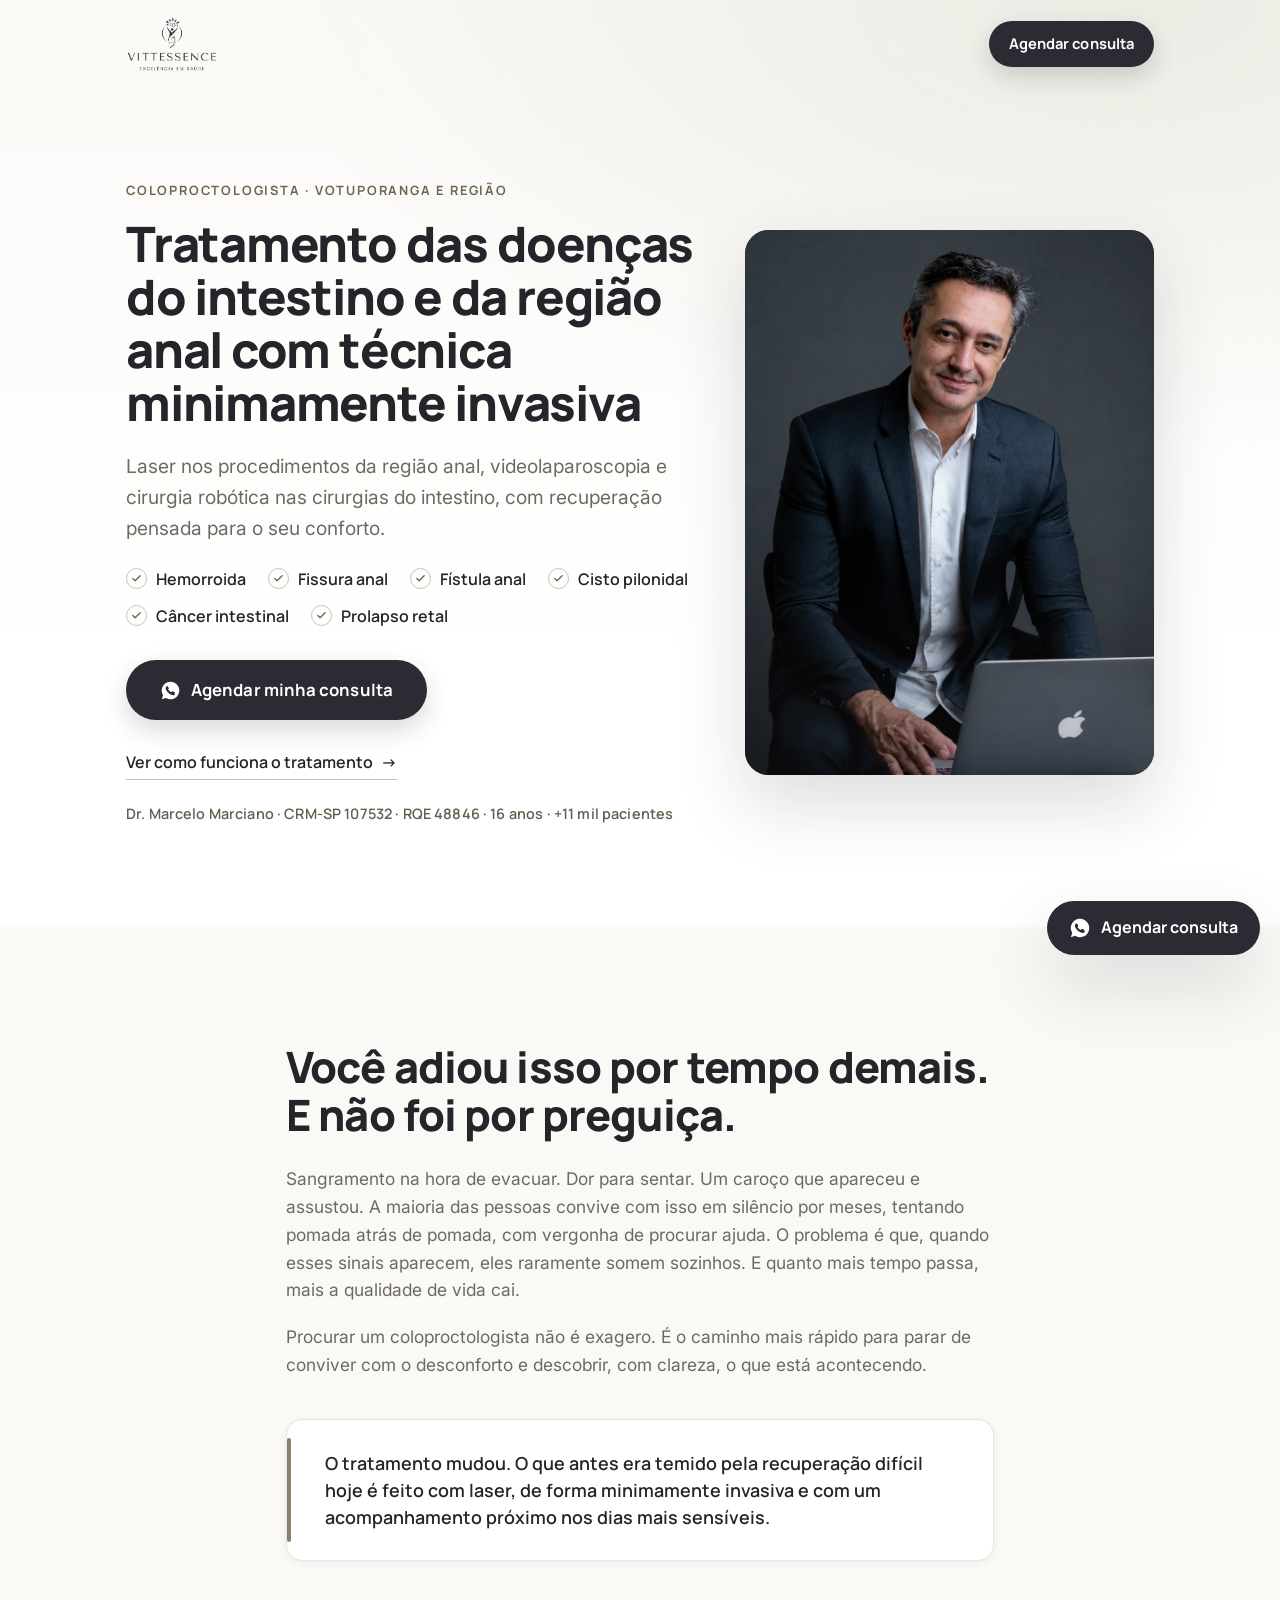
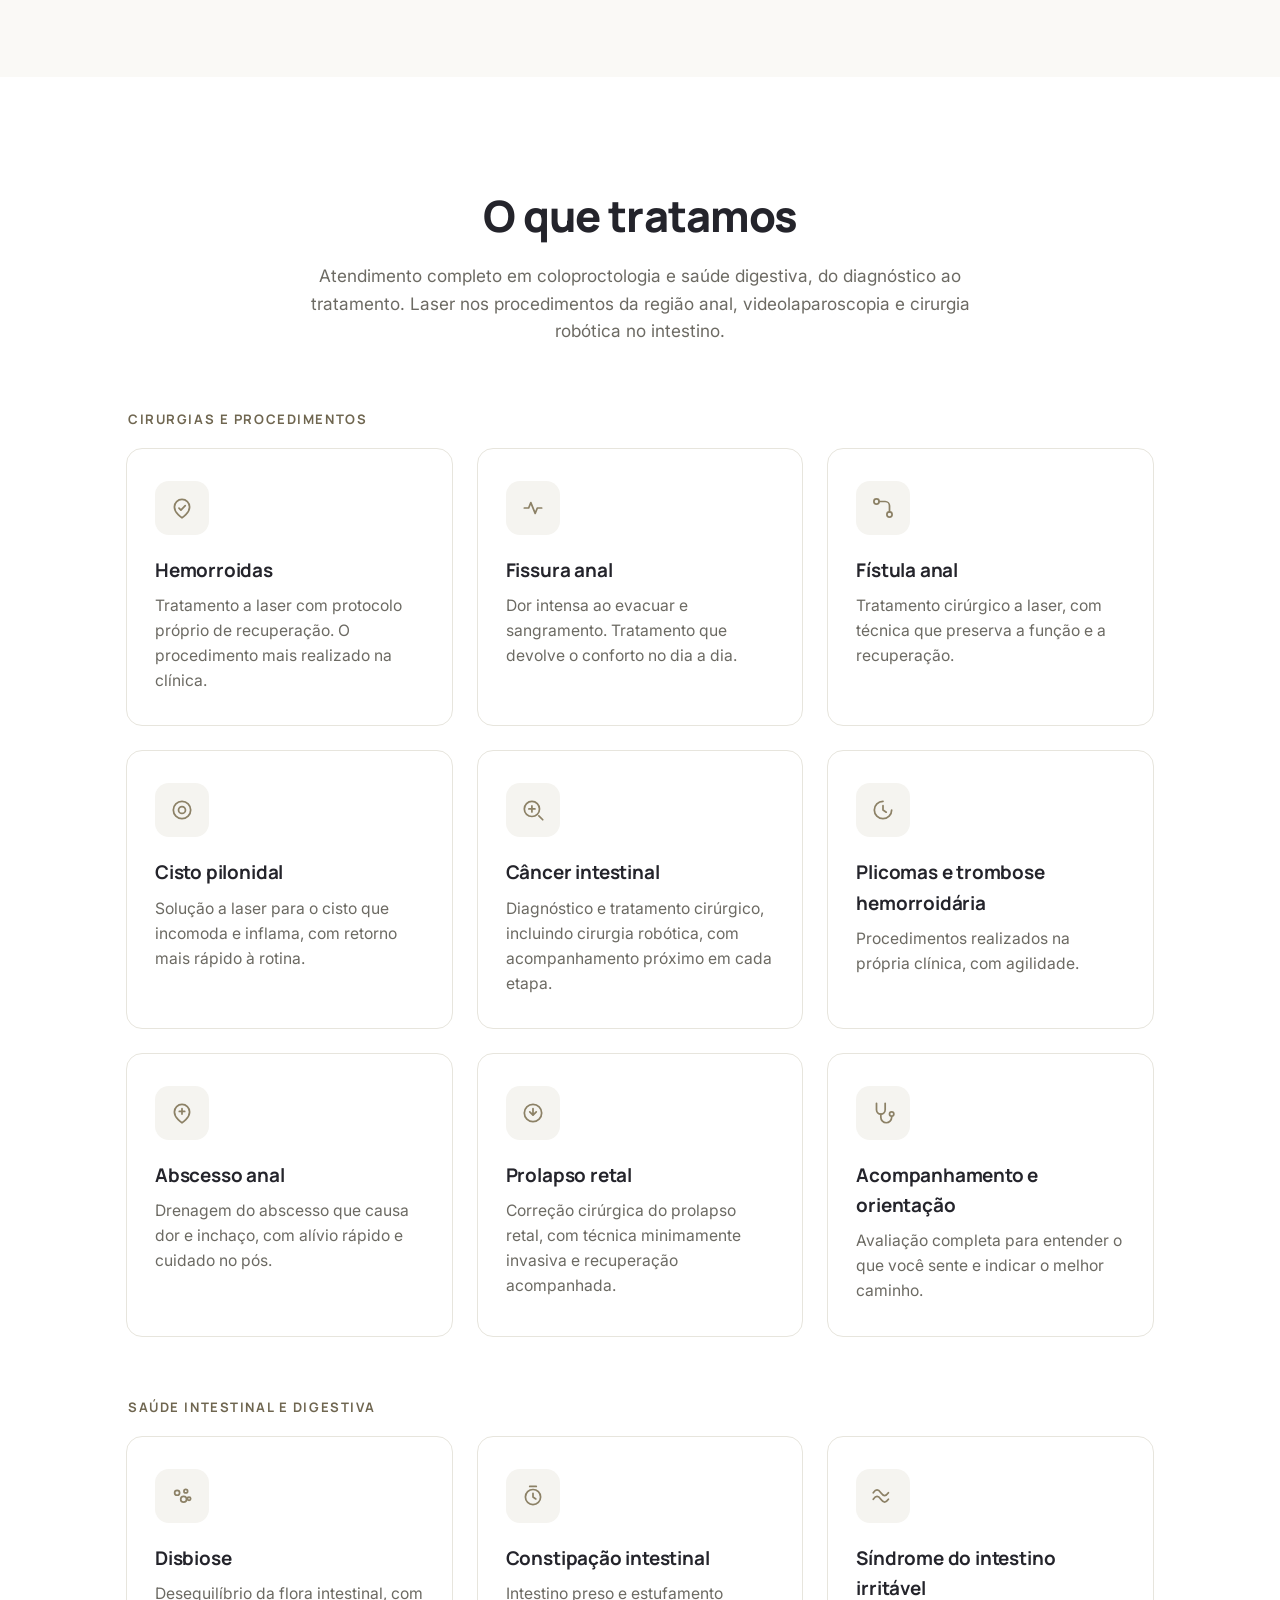
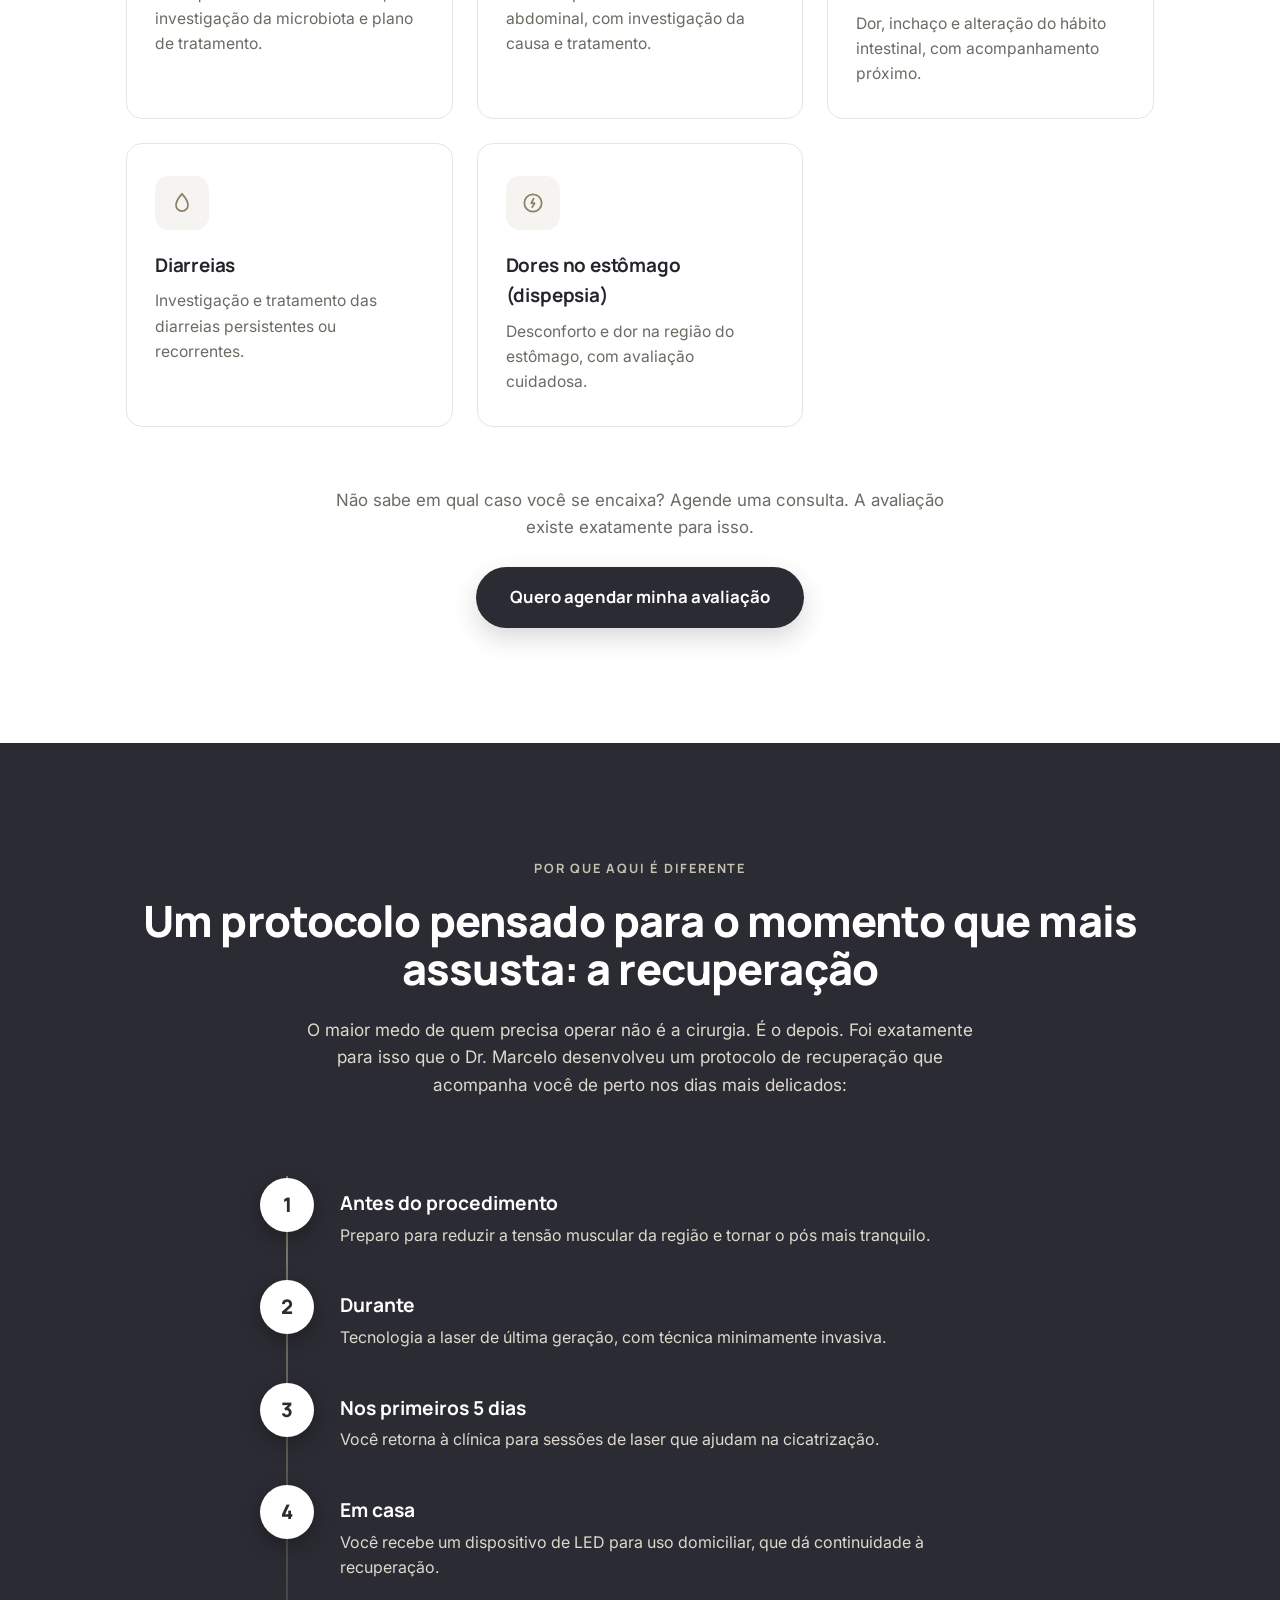
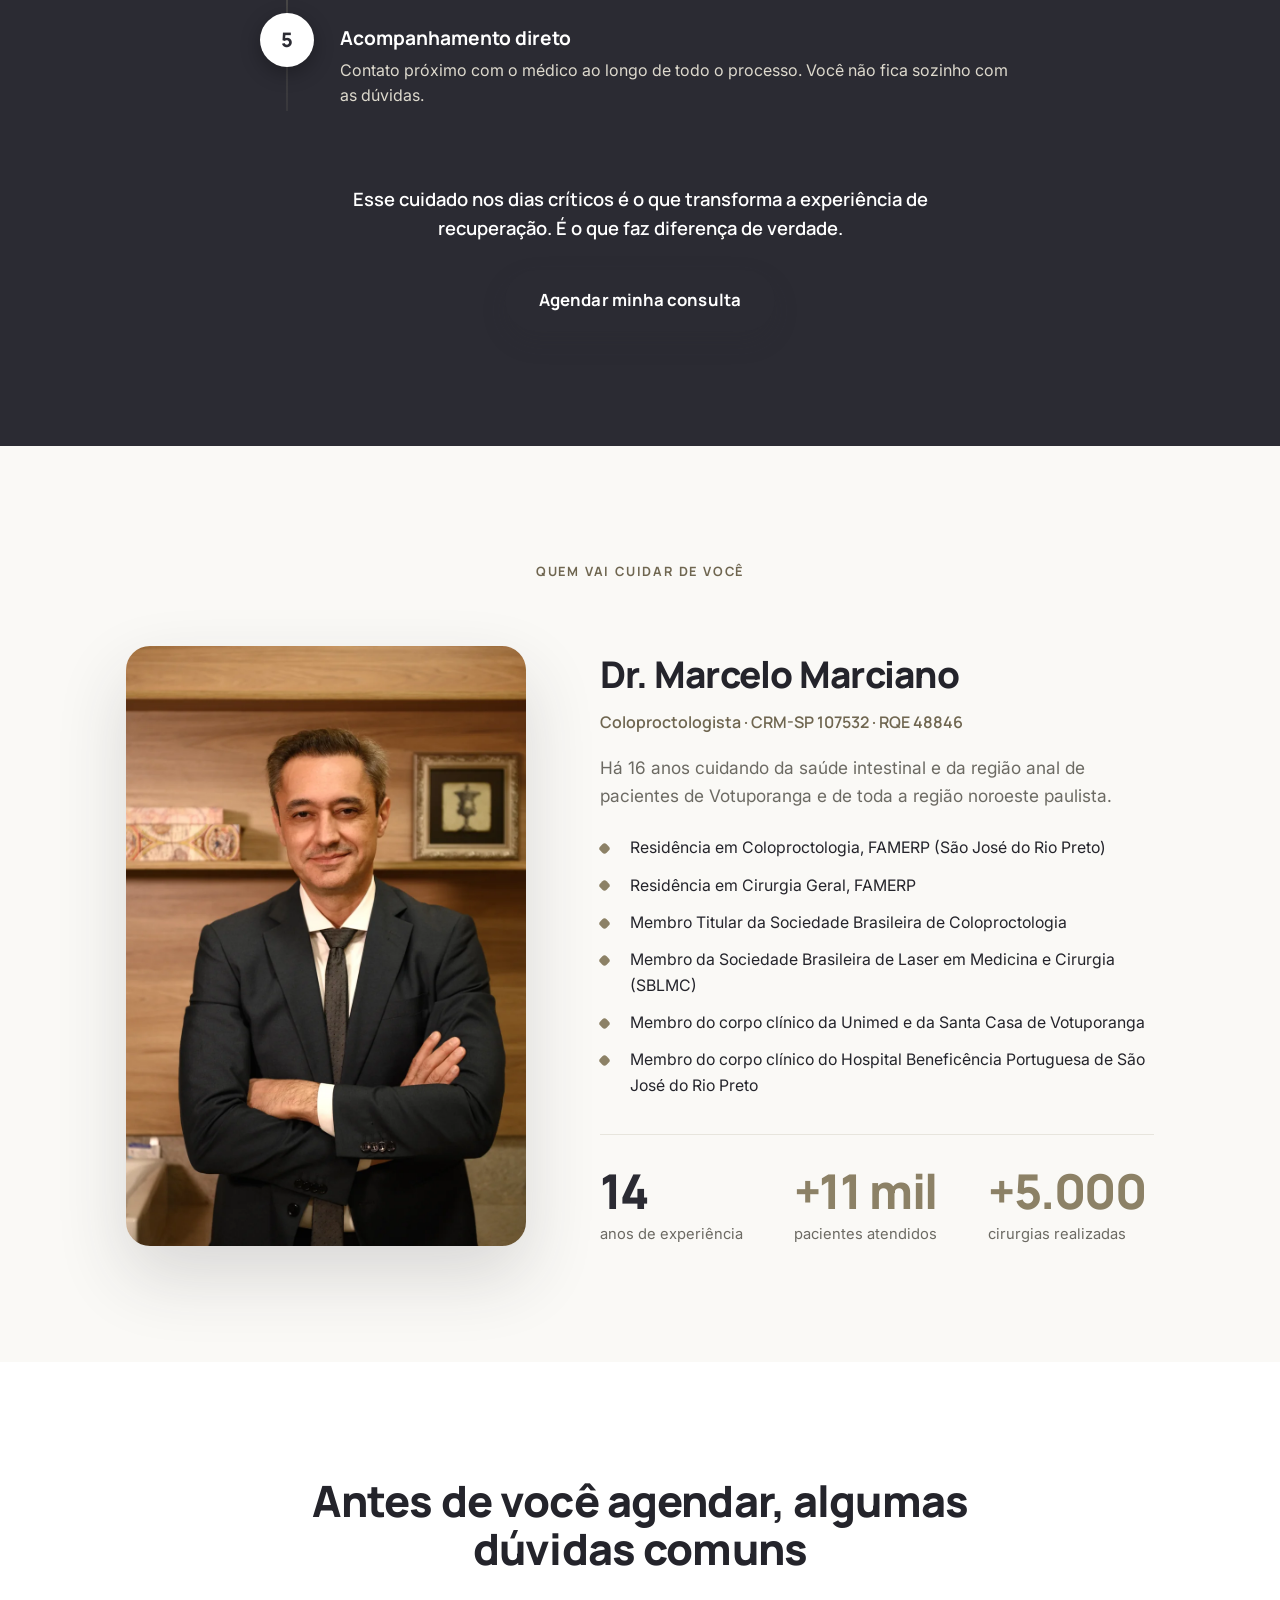
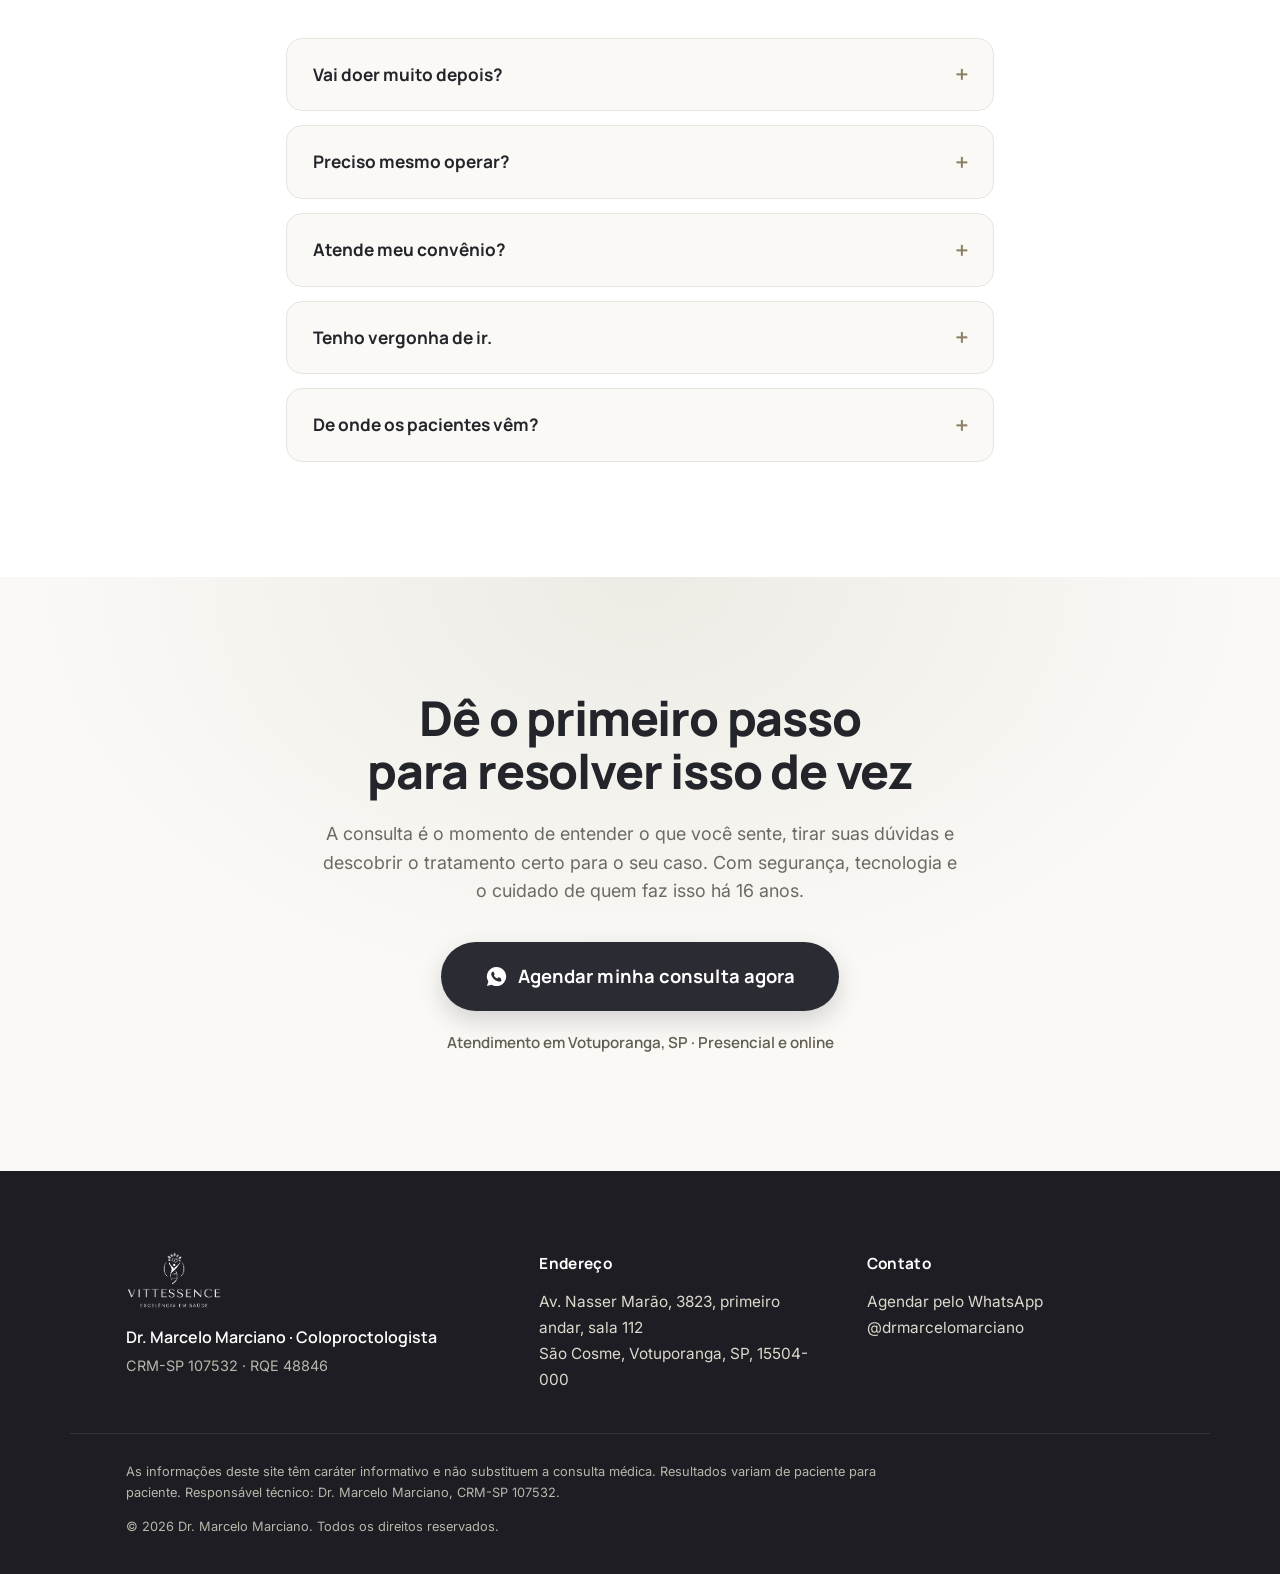
<file: index.html>
<!DOCTYPE html>
<html lang="pt-BR">
<head>
  <meta charset="UTF-8" />
  <meta name="viewport" content="width=device-width, initial-scale=1.0" />

  <title>Dr. Marcelo Marciano · Coloproctologista em Votuporanga</title>
  <meta name="description" content="Tratamento das doenças do intestino e da região anal com técnica minimamente invasiva: laser na região anal, videolaparoscopia e cirurgia robótica no intestino. Agende sua consulta em Votuporanga, SP." />

  <!-- Trafego pago: nao indexar para nao competir no organico -->
  <meta name="robots" content="noindex, nofollow" />

  <meta name="theme-color" content="#2b2b33" />
  <link rel="icon" href="assets/favicon-32.png" sizes="32x32" />
  <link rel="icon" href="assets/favicon.png" sizes="512x512" />
  <link rel="apple-touch-icon" href="assets/apple-touch-icon.png" />

  <!-- Open Graph (URL absoluta do dominio final) -->
  <meta property="og:type" content="website" />
  <meta property="og:url" content="https://lp.drmarcelomarciano.com/" />
  <meta property="og:title" content="Dr. Marcelo Marciano · Coloproctologista" />
  <meta property="og:description" content="Hemorroida, fissura, fístula e cisto pilonidal tratados com tecnologia a laser. Agende sua consulta em Votuporanga, SP." />
  <meta property="og:image" content="https://lp.drmarcelomarciano.com/assets/dr-marcelo.webp" />

  <!-- ====== CONFIG (editavel pelo Nathan) ====== -->
  <script src="js/config.js"></script>

  <!-- ====== dataLayer + GTM (carrega so quando o ID real existir) ====== -->
  <script>
    window.dataLayer = window.dataLayer || [];
    (function () {
      var id = (window.LP_CONFIG && LP_CONFIG.GTM_ID) || "";
      if (id && id.indexOf("XXXX") === -1) {
        (function (w, d, s, l, i) {
          w[l] = w[l] || []; w[l].push({ "gtm.start": new Date().getTime(), event: "gtm.js" });
          var f = d.getElementsByTagName(s)[0], j = d.createElement(s), dl = l != "dataLayer" ? "&l=" + l : "";
          j.async = true; j.src = "https://www.googletagmanager.com/gtm.js?id=" + i + dl;
          f.parentNode.insertBefore(j, f);
        })(window, document, "script", "dataLayer", id);
      }
    })();
  </script>

  <!-- ====== Pixel Tintim (carrega apos o load, fora do caminho critico) ======
       Instalado direto aqui porque o GTM ainda nao existe.
       Quando o container web estiver no ar, pode migrar para o GTM. -->
  <script>
    (function () {
      function loadTintim() {
        if (window.tt && window.tt.__loaded) return;
        window.tt = window.tt || {};
        window.tt.__loaded = true;
        window.tt.accountCode = (window.LP_CONFIG && LP_CONFIG.TINTIM_ACCOUNT_CODE) || "";
        var c = document.getElementsByTagName("head")[0];
        var k = document.createElement("script");
        k.async = 1; k.src = "//s.tintim.app/static/core/tintim-1.0.js"; c.appendChild(k);
      }
      if (document.readyState === "complete") loadTintim();
      else window.addEventListener("load", loadTintim);
    })();
  </script>

  <!-- ====== Fontes (carregamento assincrono, nao bloqueia render) ====== -->
  <link rel="preconnect" href="https://fonts.googleapis.com" />
  <link rel="preconnect" href="https://fonts.gstatic.com" crossorigin />
  <link rel="stylesheet" href="https://fonts.googleapis.com/css2?family=Inter:wght@400;500;600&family=Manrope:wght@500;600;700;800&display=swap" media="print" onload="this.media='all'" />
  <noscript><link rel="stylesheet" href="https://fonts.googleapis.com/css2?family=Inter:wght@400;500;600&family=Manrope:wght@500;600;700;800&display=swap" /></noscript>

  <!-- ====== Imagem do hero (LCP): preload espelha o <picture> por media ====== -->
  <link rel="preload" as="image" href="assets/dr-marcelo-sm.webp" media="(max-width:760px)" fetchpriority="high" />
  <link rel="preload" as="image" href="assets/dr-marcelo.webp" media="(min-width:760.02px)" fetchpriority="high" />

  <!-- ====== Estilos ====== -->
  <link rel="stylesheet" href="css/styles.css" />
</head>

<body>

<!-- GTM noscript: descomente trocando GTM-XXXXXXX pelo ID real ao criar o container.
<noscript><iframe src="https://www.googletagmanager.com/ns.html?id=GTM-XXXXXXX" height="0" width="0" style="display:none;visibility:hidden"></iframe></noscript>
-->

<!-- =========================================================
     HEADER FIXO
========================================================= -->
<header class="site-header" id="siteHeader">
  <div class="container header-inner">
    <a href="#topo" class="brand" aria-label="Clínica Vittessence">
      <img src="assets/vittessence-dark.webp" alt="Clínica Vittessence, excelência em saúde" class="brand-vittessence" width="100" height="61" />
    </a>
    <button type="button" class="btn btn--primary btn--sm js-open-form" data-cta="header">Agendar consulta</button>
  </div>
</header>

<main id="topo">

  <!-- =========================================================
       DOBRA 1 · HERO
  ========================================================= -->
  <section class="hero">
    <div class="container hero-grid">
      <div class="hero-copy reveal">
        <p class="eyebrow">Coloproctologista · Votuporanga e região</p>
        <h1 class="hero-title">Tratamento das doenças do intestino e da região anal com técnica <span class="nowrap">minimamente invasiva</span></h1>
        <p class="hero-sub">Laser nos procedimentos da região anal, videolaparoscopia e cirurgia robótica nas cirurgias do intestino, com recuperação pensada para o seu conforto.</p>
        <ul class="hero-check">
          <li>Hemorroida</li>
          <li>Fissura anal</li>
          <li>Fístula anal</li>
          <li>Cisto pilonidal</li>
          <li>Câncer intestinal</li>
          <li>Prolapso retal</li>
        </ul>
        <div class="hero-actions">
          <button type="button" class="btn btn--primary btn--lg js-open-form" data-cta="hero">
            <svg class="btn-ico" viewBox="0 0 24 24" fill="currentColor" aria-hidden="true"><path d="M12 2a10 10 0 0 0-8.5 15.3L2 22l4.8-1.5A10 10 0 1 0 12 2Zm5.3 14.1c-.2.6-1.2 1.1-1.7 1.2-.5.1-1 .1-1.7-.1-.4-.1-.9-.3-1.6-.6-2.8-1.2-4.6-4-4.7-4.2-.1-.2-1.1-1.5-1.1-2.8s.7-2 .9-2.3c.2-.3.5-.3.7-.3h.5c.2 0 .4 0 .6.5l.8 1.9c.1.2.1.4 0 .5l-.4.6c-.1.2-.3.3-.1.6.1.3.6 1 1.3 1.6.9.8 1.6 1 1.9 1.2.2.1.4.1.5-.1l.7-.8c.2-.2.3-.2.6-.1l1.8.9c.3.1.4.2.5.3.1.2.1.7-.1 1.3Z"/></svg>
            Agendar minha consulta
          </button>
          <a href="#protocolo" class="link-arrow js-smooth">Ver como funciona o tratamento</a>
        </div>
        <p class="hero-trust">Dr. Marcelo Marciano · <span data-config="CRM">CRM-SP 107532</span> · <span data-config="RQE">RQE 48846</span> · 16 anos · +11 mil pacientes</p>
      </div>
      <div class="hero-media reveal">
        <div class="hero-photo-wrap">
          <picture>
            <source media="(max-width:760px)" srcset="assets/dr-marcelo-sm.webp" />
            <img src="assets/dr-marcelo.webp" alt="Dr. Marcelo Marciano, coloproctologista" class="hero-photo" width="900" height="1200" fetchpriority="high" />
          </picture>
        </div>
      </div>
    </div>
  </section>

  <!-- =========================================================
       DOBRA 2 · RECONHECIMENTO DA DOR
  ========================================================= -->
  <section class="section section--soft" id="reconhecimento">
    <div class="container narrow">
      <h2 class="section-title reveal">Você adiou isso por tempo demais. E não foi por preguiça.</h2>
      <div class="prose reveal">
        <p>Sangramento na hora de evacuar. Dor para sentar. Um caroço que apareceu e assustou. A maioria das pessoas convive com isso em silêncio por meses, tentando pomada atrás de pomada, com vergonha de procurar ajuda. O problema é que, quando esses sinais aparecem, eles raramente somem sozinhos. E quanto mais tempo passa, mais a qualidade de vida cai.</p>
        <p>Procurar um coloproctologista não é exagero. É o caminho mais rápido para parar de conviver com o desconforto e descobrir, com clareza, o que está acontecendo.</p>
      </div>
      <div class="callout reveal">
        <span class="callout-mark" aria-hidden="true"></span>
        <p>O tratamento mudou. O que antes era temido pela recuperação difícil hoje é feito com laser, de forma minimamente invasiva e com um acompanhamento próximo nos dias mais sensíveis.</p>
      </div>
    </div>
  </section>

  <!-- =========================================================
       DOBRA 3 · O QUE TRATAMOS
  ========================================================= -->
  <section class="section" id="tratamentos">
    <div class="container">
      <div class="section-head reveal">
        <h2 class="section-title section-title--center">O que tratamos</h2>
        <p class="section-intro">Atendimento completo em coloproctologia e saúde digestiva, do diagnóstico ao tratamento. Laser nos procedimentos da região anal, videolaparoscopia e cirurgia robótica no intestino.</p>
      </div>

      <p class="cards-group-title reveal">Cirurgias e procedimentos</p>
      <div class="cards-grid">
        <article class="card reveal">
          <span class="card-icon" aria-hidden="true">
            <svg viewBox="0 0 24 24" fill="none" stroke="currentColor" stroke-width="1.6" stroke-linecap="round" stroke-linejoin="round"><path d="M12 21s-7-4.35-7-10a7 7 0 0 1 14 0c0 5.65-7 10-7 10Z"/><path d="M9.2 12.2 11 14l4-4.2"/></svg>
          </span>
          <h3 class="card-title">Hemorroidas</h3>
          <p class="card-text">Tratamento a laser com protocolo próprio de recuperação. O procedimento mais realizado na clínica.</p>
        </article>

        <article class="card reveal">
          <span class="card-icon" aria-hidden="true">
            <svg viewBox="0 0 24 24" fill="none" stroke="currentColor" stroke-width="1.6" stroke-linecap="round" stroke-linejoin="round"><path d="M4 12h4l2-5 4 10 2-5h4"/></svg>
          </span>
          <h3 class="card-title">Fissura anal</h3>
          <p class="card-text">Dor intensa ao evacuar e sangramento. Tratamento que devolve o conforto no dia a dia.</p>
        </article>

        <article class="card reveal">
          <span class="card-icon" aria-hidden="true">
            <svg viewBox="0 0 24 24" fill="none" stroke="currentColor" stroke-width="1.6" stroke-linecap="round" stroke-linejoin="round"><circle cx="6" cy="6" r="2.4"/><circle cx="18" cy="18" r="2.4"/><path d="M8.4 6H14a4 4 0 0 1 4 4v5.6"/></svg>
          </span>
          <h3 class="card-title">Fístula anal</h3>
          <p class="card-text">Tratamento cirúrgico a laser, com técnica que preserva a função e a recuperação.</p>
        </article>

        <article class="card reveal">
          <span class="card-icon" aria-hidden="true">
            <svg viewBox="0 0 24 24" fill="none" stroke="currentColor" stroke-width="1.6" stroke-linecap="round" stroke-linejoin="round"><circle cx="12" cy="12" r="8"/><circle cx="12" cy="12" r="3.2"/></svg>
          </span>
          <h3 class="card-title">Cisto pilonidal</h3>
          <p class="card-text">Solução a laser para o cisto que incomoda e inflama, com retorno mais rápido à rotina.</p>
        </article>

        <article class="card reveal">
          <span class="card-icon" aria-hidden="true">
            <svg viewBox="0 0 24 24" fill="none" stroke="currentColor" stroke-width="1.6" stroke-linecap="round" stroke-linejoin="round"><circle cx="11" cy="11" r="7"/><path d="m21 21-3.6-3.6"/><path d="M11 8.2v5.6M8.2 11h5.6"/></svg>
          </span>
          <h3 class="card-title">Câncer intestinal</h3>
          <p class="card-text">Diagnóstico e tratamento cirúrgico, incluindo cirurgia robótica, com acompanhamento próximo em cada etapa.</p>
        </article>

        <article class="card reveal">
          <span class="card-icon" aria-hidden="true">
            <svg viewBox="0 0 24 24" fill="none" stroke="currentColor" stroke-width="1.6" stroke-linecap="round" stroke-linejoin="round"><path d="M12 4a8 8 0 1 0 8 8"/><path d="M12 8v4l3 2"/></svg>
          </span>
          <h3 class="card-title">Plicomas e trombose hemorroidária</h3>
          <p class="card-text">Procedimentos realizados na própria clínica, com agilidade.</p>
        </article>

        <article class="card reveal">
          <span class="card-icon" aria-hidden="true">
            <svg viewBox="0 0 24 24" fill="none" stroke="currentColor" stroke-width="1.6" stroke-linecap="round" stroke-linejoin="round"><path d="M12 21s-7-4.35-7-10a7 7 0 0 1 14 0c0 5.65-7 10-7 10Z"/><path d="M12 8v5M9.5 10.5h5"/></svg>
          </span>
          <h3 class="card-title">Abscesso anal</h3>
          <p class="card-text">Drenagem do abscesso que causa dor e inchaço, com alívio rápido e cuidado no pós.</p>
        </article>

        <article class="card reveal">
          <span class="card-icon" aria-hidden="true">
            <svg viewBox="0 0 24 24" fill="none" stroke="currentColor" stroke-width="1.6" stroke-linecap="round" stroke-linejoin="round"><circle cx="12" cy="12" r="8"/><path d="M12 8v6M9 11l3 3 3-3"/></svg>
          </span>
          <h3 class="card-title">Prolapso retal</h3>
          <p class="card-text">Correção cirúrgica do prolapso retal, com técnica minimamente invasiva e recuperação acompanhada.</p>
        </article>

        <article class="card reveal">
          <span class="card-icon" aria-hidden="true">
            <svg viewBox="0 0 24 24" fill="none" stroke="currentColor" stroke-width="1.6" stroke-linecap="round" stroke-linejoin="round"><path d="M6 3v6a4 4 0 0 0 8 0V3"/><path d="M10 13v3a5 5 0 0 0 10 0v-1"/><circle cx="20" cy="13" r="2"/></svg>
          </span>
          <h3 class="card-title">Acompanhamento e orientação</h3>
          <p class="card-text">Avaliação completa para entender o que você sente e indicar o melhor caminho.</p>
        </article>
      </div>

      <p class="cards-group-title reveal">Saúde intestinal e digestiva</p>
      <div class="cards-grid">
        <article class="card reveal">
          <span class="card-icon" aria-hidden="true">
            <svg viewBox="0 0 24 24" fill="none" stroke="currentColor" stroke-width="1.6" stroke-linecap="round" stroke-linejoin="round"><circle cx="7.5" cy="9" r="2.3"/><circle cx="15.5" cy="7.5" r="1.7"/><circle cx="13.5" cy="15" r="2.7"/><circle cx="18.5" cy="14.5" r="1.5"/></svg>
          </span>
          <h3 class="card-title">Disbiose</h3>
          <p class="card-text">Desequilíbrio da flora intestinal, com investigação da microbiota e plano de tratamento.</p>
        </article>

        <article class="card reveal">
          <span class="card-icon" aria-hidden="true">
            <svg viewBox="0 0 24 24" fill="none" stroke="currentColor" stroke-width="1.6" stroke-linecap="round" stroke-linejoin="round"><circle cx="12" cy="13" r="7"/><path d="M12 9.5V13l2.6 1.7"/><path d="M9 3.2h6"/></svg>
          </span>
          <h3 class="card-title">Constipação intestinal</h3>
          <p class="card-text">Intestino preso e estufamento abdominal, com investigação da causa e tratamento.</p>
        </article>

        <article class="card reveal">
          <span class="card-icon" aria-hidden="true">
            <svg viewBox="0 0 24 24" fill="none" stroke="currentColor" stroke-width="1.6" stroke-linecap="round" stroke-linejoin="round"><path d="M3 9c2.5-3.5 4.5-3.5 7 0s4.5 3.5 7 0"/><path d="M3 15c2.5-3.5 4.5-3.5 7 0s4.5 3.5 7 0"/></svg>
          </span>
          <h3 class="card-title">Síndrome do intestino irritável</h3>
          <p class="card-text">Dor, inchaço e alteração do hábito intestinal, com acompanhamento próximo.</p>
        </article>

        <article class="card reveal">
          <span class="card-icon" aria-hidden="true">
            <svg viewBox="0 0 24 24" fill="none" stroke="currentColor" stroke-width="1.6" stroke-linecap="round" stroke-linejoin="round"><path d="M12 3.5s5.5 6 5.5 10.5a5.5 5.5 0 0 1-11 0C6.5 9.5 12 3.5 12 3.5Z"/></svg>
          </span>
          <h3 class="card-title">Diarreias</h3>
          <p class="card-text">Investigação e tratamento das diarreias persistentes ou recorrentes.</p>
        </article>

        <article class="card reveal">
          <span class="card-icon" aria-hidden="true">
            <svg viewBox="0 0 24 24" fill="none" stroke="currentColor" stroke-width="1.6" stroke-linecap="round" stroke-linejoin="round"><circle cx="12" cy="12" r="8"/><path d="M12.6 8l-2.2 4.2h3L11.2 16"/></svg>
          </span>
          <h3 class="card-title">Dores no estômago (dispepsia)</h3>
          <p class="card-text">Desconforto e dor na região do estômago, com avaliação cuidadosa.</p>
        </article>
      </div>

      <div class="section-foot reveal">
        <p>Não sabe em qual caso você se encaixa? Agende uma consulta. A avaliação existe exatamente para isso.</p>
        <button type="button" class="btn btn--primary btn--lg js-open-form" data-cta="tratamentos">Quero agendar minha avaliação</button>
      </div>
    </div>
  </section>

  <!-- =========================================================
       DOBRA 4 · O DIFERENCIAL (PROTOCOLO): secao escura
  ========================================================= -->
  <section class="section section--dark" id="protocolo">
    <div class="container">
      <div class="section-head reveal">
        <p class="eyebrow eyebrow--center eyebrow--light">Por que aqui é diferente</p>
        <h2 class="section-title section-title--center section-title--light">Um protocolo pensado para o momento que mais assusta: a recuperação</h2>
        <p class="section-intro section-intro--light">O maior medo de quem precisa operar não é a cirurgia. É o depois. Foi exatamente para isso que o Dr. Marcelo desenvolveu um protocolo de recuperação que acompanha você de perto nos dias mais delicados:</p>
      </div>

      <ol class="timeline">
        <li class="timeline-item reveal">
          <span class="timeline-num">1</span>
          <div class="timeline-body">
            <h3 class="timeline-title">Antes do procedimento</h3>
            <p>Preparo para reduzir a tensão muscular da região e tornar o pós mais tranquilo.</p>
          </div>
        </li>
        <li class="timeline-item reveal">
          <span class="timeline-num">2</span>
          <div class="timeline-body">
            <h3 class="timeline-title">Durante</h3>
            <p>Tecnologia a laser de última geração, com técnica minimamente invasiva.</p>
          </div>
        </li>
        <li class="timeline-item reveal">
          <span class="timeline-num">3</span>
          <div class="timeline-body">
            <h3 class="timeline-title">Nos primeiros 5 dias</h3>
            <p>Você retorna à clínica para sessões de laser que ajudam na cicatrização.</p>
          </div>
        </li>
        <li class="timeline-item reveal">
          <span class="timeline-num">4</span>
          <div class="timeline-body">
            <h3 class="timeline-title">Em casa</h3>
            <p>Você recebe um dispositivo de LED para uso domiciliar, que dá continuidade à recuperação.</p>
          </div>
        </li>
        <li class="timeline-item reveal">
          <span class="timeline-num">5</span>
          <div class="timeline-body">
            <h3 class="timeline-title">Acompanhamento direto</h3>
            <p>Contato próximo com o médico ao longo de todo o processo. Você não fica sozinho com as dúvidas.</p>
          </div>
        </li>
      </ol>

      <div class="section-foot reveal">
        <p class="section-foot-note">Esse cuidado nos dias críticos é o que transforma a experiência de recuperação. É o que faz diferença de verdade.</p>
        <button type="button" class="btn btn--primary btn--lg js-open-form" data-cta="protocolo">Agendar minha consulta</button>
      </div>
    </div>
  </section>

  <!-- =========================================================
       DOBRA 5 · AUTORIDADE
  ========================================================= -->
  <section class="section section--soft" id="medico">
    <div class="container">
      <div class="section-head reveal">
        <p class="eyebrow eyebrow--center">Quem vai cuidar de você</p>
      </div>

      <div class="doctor-grid">
        <div class="doctor-media reveal">
          <div class="doctor-photo-wrap">
            <picture>
              <source media="(max-width:760px)" srcset="assets/dr-marcelo-2-sm.webp" />
              <img src="assets/dr-marcelo-2.webp" alt="Dr. Marcelo Marciano, coloproctologista" class="doctor-photo" width="900" height="1348" loading="lazy" />
            </picture>
          </div>
        </div>

        <div class="doctor-info reveal">
          <h2 class="doctor-name">Dr. Marcelo Marciano</h2>
          <p class="doctor-role">Coloproctologista · <span data-config="CRM">CRM-SP 107532</span> · <span data-config="RQE">RQE 48846</span></p>
          <p class="doctor-bio">Há 16 anos cuidando da saúde intestinal e da região anal de pacientes de Votuporanga e de toda a região noroeste paulista.</p>

          <ul class="cred-list">
            <li>Residência em Coloproctologia, FAMERP (São José do Rio Preto)</li>
            <li>Residência em Cirurgia Geral, FAMERP</li>
            <li>Membro Titular da Sociedade Brasileira de Coloproctologia</li>
            <li>Membro da Sociedade Brasileira de Laser em Medicina e Cirurgia (SBLMC)</li>
            <li>Membro do corpo clínico da Unimed e da Santa Casa de Votuporanga</li>
            <li>Membro do corpo clínico do Hospital Beneficência Portuguesa de São José do Rio Preto</li>
          </ul>

          <div class="stats" id="stats">
            <div class="stat">
              <span class="stat-num" data-count="16">0</span>
              <span class="stat-label">anos de experiência</span>
            </div>
            <div class="stat">
              <span class="stat-num stat-num--word">+11 mil</span>
              <span class="stat-label">pacientes atendidos</span>
            </div>
            <div class="stat">
              <span class="stat-num stat-num--word">+5.000</span>
              <span class="stat-label">cirurgias realizadas</span>
            </div>
          </div>
        </div>
      </div>
    </div>
  </section>

  <!-- =========================================================
       DOBRA 6 · FAQ
  ========================================================= -->
  <section class="section" id="faq">
    <div class="container narrow">
      <div class="section-head reveal">
        <h2 class="section-title section-title--center">Antes de você agendar, algumas dúvidas comuns</h2>
      </div>

      <div class="faq">
        <details class="faq-item reveal">
          <summary>Vai doer muito depois?</summary>
          <div class="faq-body"><p>A recuperação é o ponto que mais recebe atenção aqui. O protocolo com laser, as sessões nos primeiros dias e o acompanhamento próximo existem justamente para tornar o pós-operatório mais tranquilo do que a maioria das pessoas imagina.</p></div>
        </details>
        <details class="faq-item reveal">
          <summary>Preciso mesmo operar?</summary>
          <div class="faq-body"><p>Nem todo caso é cirúrgico. Vários tratamentos são feitos na própria clínica. O primeiro passo é sempre a avaliação, para entender o seu caso e indicar o caminho certo.</p></div>
        </details>
        <details class="faq-item reveal">
          <summary>Atende meu convênio?</summary>
          <div class="faq-body"><p>O atendimento é particular, com condições especiais para quem tem plano de saúde. Os valores e as formas de pagamento são explicados com clareza na consulta.</p></div>
        </details>
        <details class="faq-item reveal">
          <summary>Tenho vergonha de ir.</summary>
          <div class="faq-body"><p>Esse é o sentimento mais comum, e é exatamente por isso que o atendimento é feito com discrição e acolhimento. Você não vai ser julgado. Vai ser cuidado.</p></div>
        </details>
        <details class="faq-item reveal">
          <summary>De onde os pacientes vêm?</summary>
          <div class="faq-body"><p>De Votuporanga e de toda a região. A clínica fica em local de fácil acesso para quem vem de outras cidades.</p></div>
        </details>
      </div>
    </div>
  </section>

  <!-- =========================================================
       DOBRA 7 · CTA FINAL
  ========================================================= -->
  <section class="section section--cta" id="agendar">
    <div class="container narrow center reveal">
      <h2 class="cta-title">Dê o primeiro passo para resolver isso de vez</h2>
      <p class="cta-sub">A consulta é o momento de entender o que você sente, tirar suas dúvidas e descobrir o tratamento certo para o seu caso. Com segurança, tecnologia e o cuidado de quem faz isso há 16 anos.</p>
      <button type="button" class="btn btn--primary btn--xl js-open-form" data-cta="final">
        <svg class="btn-ico" viewBox="0 0 24 24" fill="currentColor" aria-hidden="true"><path d="M12 2a10 10 0 0 0-8.5 15.3L2 22l4.8-1.5A10 10 0 1 0 12 2Zm5.3 14.1c-.2.6-1.2 1.1-1.7 1.2-.5.1-1 .1-1.7-.1-.4-.1-.9-.3-1.6-.6-2.8-1.2-4.6-4-4.7-4.2-.1-.2-1.1-1.5-1.1-2.8s.7-2 .9-2.3c.2-.3.5-.3.7-.3h.5c.2 0 .4 0 .6.5l.8 1.9c.1.2.1.4 0 .5l-.4.6c-.1.2-.3.3-.1.6.1.3.6 1 1.3 1.6.9.8 1.6 1 1.9 1.2.2.1.4.1.5-.1l.7-.8c.2-.2.3-.2.6-.1l1.8.9c.3.1.4.2.5.3.1.2.1.7-.1 1.3Z"/></svg>
        Agendar minha consulta agora
      </button>
      <p class="cta-reinforce">Atendimento em Votuporanga, SP · Presencial e online</p>
    </div>
  </section>

</main>

<!-- =========================================================
     RODAPE
========================================================= -->
<footer class="site-footer">
  <div class="container footer-grid">
    <div class="footer-brand">
      <img src="assets/vittessence-white.webp" alt="Clínica Vittessence, excelência em saúde" class="footer-clinic-logo" width="150" height="91" />
      <p class="footer-role">Dr. Marcelo Marciano · Coloproctologista</p>
      <p class="footer-reg"><span data-config="CRM">CRM-SP 107532</span> · <span data-config="RQE">RQE 48846</span></p>
    </div>
    <div class="footer-col">
      <p class="footer-label">Endereço</p>
      <p>Av. Nasser Marão, 3823, primeiro andar, sala 112<br />São Cosme, Votuporanga, SP, 15504-000</p>
    </div>
    <div class="footer-col">
      <p class="footer-label">Contato</p>
      <p>
        <a href="#" class="footer-link js-open-form" data-cta="footer">Agendar pelo WhatsApp</a><br />
        <a href="https://instagram.com/drmarcelomarciano" class="footer-link" target="_blank" rel="noopener">@drmarcelomarciano</a>
      </p>
    </div>
  </div>
  <div class="container">
    <p class="footer-legal">As informações deste site têm caráter informativo e não substituem a consulta médica. Resultados variam de paciente para paciente. Responsável técnico: Dr. Marcelo Marciano, <span data-config="CRM">CRM-SP 107532</span>.</p>
    <p class="footer-copy">&copy; <span id="year">2026</span> Dr. Marcelo Marciano. Todos os direitos reservados.</p>
  </div>
</footer>

<!-- =========================================================
     BOTAO FLUTUANTE (sticky, mobile)
========================================================= -->
<button type="button" class="fab js-open-form" data-cta="fab" aria-label="Agendar consulta no WhatsApp">
  <svg viewBox="0 0 24 24" fill="currentColor" aria-hidden="true"><path d="M12 2a10 10 0 0 0-8.5 15.3L2 22l4.8-1.5A10 10 0 1 0 12 2Zm5.3 14.1c-.2.6-1.2 1.1-1.7 1.2-.5.1-1 .1-1.7-.1-.4-.1-.9-.3-1.6-.6-2.8-1.2-4.6-4-4.7-4.2-.1-.2-1.1-1.5-1.1-2.8s.7-2 .9-2.3c.2-.3.5-.3.7-.3h.5c.2 0 .4 0 .6.5l.8 1.9c.1.2.1.4 0 .5l-.4.6c-.1.2-.3.3-.1.6.1.3.6 1 1.3 1.6.9.8 1.6 1 1.9 1.2.2.1.4.1.5-.1l.7-.8c.2-.2.3-.2.6-.1l1.8.9c.3.1.4.2.5.3.1.2.1.7-.1 1.3Z"/></svg>
  <span>Agendar consulta</span>
</button>

<!-- =========================================================
     MODAL · FORMULARIO
========================================================= -->
<div class="modal" id="formModal" aria-hidden="true">
  <div class="modal-overlay js-close-form" tabindex="-1"></div>
  <div class="modal-card" role="dialog" aria-modal="true" aria-labelledby="formTitle">
    <button type="button" class="modal-close js-close-form" aria-label="Fechar">
      <svg viewBox="0 0 24 24" fill="none" stroke="currentColor" stroke-width="1.8" stroke-linecap="round"><path d="M6 6l12 12M18 6 6 18"/></svg>
    </button>

    <div class="modal-body" data-state="form">
      <h2 class="modal-title" id="formTitle">Agende sua consulta</h2>
      <p class="modal-sub">Preencha e fale agora com nossa equipe no WhatsApp.</p>

      <form id="leadForm" novalidate>
        <div class="field">
          <label for="nome">Nome completo</label>
          <input type="text" id="nome" name="nome" autocomplete="name" required placeholder="Seu nome" aria-describedby="err-nome" />
          <span class="field-error" id="err-nome" data-error="nome" role="alert">Informe seu nome.</span>
        </div>

        <div class="field">
          <label for="telefone">WhatsApp / Telefone</label>
          <input type="tel" id="telefone" name="telefone" inputmode="numeric" autocomplete="tel" required placeholder="(00) 00000-0000" maxlength="16" aria-describedby="err-telefone" />
          <span class="field-error" id="err-telefone" data-error="telefone" role="alert">Informe um WhatsApp válido.</span>
        </div>

        <div class="field">
          <span class="field-label" id="caso-label">Qual o seu caso?</span>
          <div class="chips" role="radiogroup" aria-labelledby="caso-label">
            <button type="button" class="chip" data-caso="Hemorroida" role="radio" aria-checked="false">Hemorroida</button>
            <button type="button" class="chip" data-caso="Fissura" role="radio" aria-checked="false">Fissura</button>
            <button type="button" class="chip" data-caso="Fístula" role="radio" aria-checked="false">Fístula</button>
            <button type="button" class="chip" data-caso="Cisto pilonidal" role="radio" aria-checked="false">Cisto pilonidal</button>
            <button type="button" class="chip" data-caso="Estou com dor" role="radio" aria-checked="false">Estou com dor</button>
            <button type="button" class="chip" data-caso="Estou com sangramento" role="radio" aria-checked="false">Estou com sangramento</button>
            <button type="button" class="chip" data-caso="Preciso de orientação" role="radio" aria-checked="false">Preciso de orientação</button>
          </div>
          <input type="hidden" id="caso" name="caso" />
        </div>

        <div class="form-actions">
          <button type="submit" class="btn btn--wa btn--block btn--lg" id="submitBtn">
            <svg class="btn-ico" viewBox="0 0 24 24" fill="currentColor" aria-hidden="true"><path d="M12 2a10 10 0 0 0-8.5 15.3L2 22l4.8-1.5A10 10 0 1 0 12 2Zm5.3 14.1c-.2.6-1.2 1.1-1.7 1.2-.5.1-1 .1-1.7-.1-.4-.1-.9-.3-1.6-.6-2.8-1.2-4.6-4-4.7-4.2-.1-.2-1.1-1.5-1.1-2.8s.7-2 .9-2.3c.2-.3.5-.3.7-.3h.5c.2 0 .4 0 .6.5l.8 1.9c.1.2.1.4 0 .5l-.4.6c-.1.2-.3.3-.1.6.1.3.6 1 1.3 1.6.9.8 1.6 1 1.9 1.2.2.1.4.1.5-.1l.7-.8c.2-.2.3-.2.6-.1l1.8.9c.3.1.4.2.5.3.1.2.1.7-.1 1.3Z"/></svg>
            Enviar e falar no WhatsApp
          </button>
          <p class="form-micro">Seus dados estão seguros e são usados apenas para o seu atendimento.</p>
        </div>
      </form>
    </div>

    <div class="modal-body modal-success" data-state="success" hidden>
      <div class="success-icon" aria-hidden="true">
        <svg viewBox="0 0 24 24" fill="none" stroke="currentColor" stroke-width="1.8" stroke-linecap="round" stroke-linejoin="round"><path d="M20 6 9 17l-5-5"/></svg>
      </div>
      <h2 class="modal-title" id="successTitle" tabindex="-1">Tudo certo!</h2>
      <p class="modal-sub">Estamos abrindo o WhatsApp para você falar com nossa equipe. Se não abrir automaticamente, toque no botão abaixo.</p>
      <a href="#" class="btn btn--wa btn--block btn--lg" id="successWa" target="_blank" rel="noopener">
        <svg class="btn-ico" viewBox="0 0 24 24" fill="currentColor" aria-hidden="true"><path d="M12 2a10 10 0 0 0-8.5 15.3L2 22l4.8-1.5A10 10 0 1 0 12 2Zm5.3 14.1c-.2.6-1.2 1.1-1.7 1.2-.5.1-1 .1-1.7-.1-.4-.1-.9-.3-1.6-.6-2.8-1.2-4.6-4-4.7-4.2-.1-.2-1.1-1.5-1.1-2.8s.7-2 .9-2.3c.2-.3.5-.3.7-.3h.5c.2 0 .4 0 .6.5l.8 1.9c.1.2.1.4 0 .5l-.4.6c-.1.2-.3.3-.1.6.1.3.6 1 1.3 1.6.9.8 1.6 1 1.9 1.2.2.1.4.1.5-.1l.7-.8c.2-.2.3-.2.6-.1l1.8.9c.3.1.4.2.5.3.1.2.1.7-.1 1.3Z"/></svg>
        Abrir o WhatsApp
      </a>
    </div>
  </div>
</div>

<!-- Link OCULTO do Tintim. Apenas o envio valido do form "clica" nele. -->
<a id="wa-redirect" href="#" target="_blank" rel="noopener" style="display:none" aria-hidden="true" tabindex="-1">wa</a>

<script src="js/main.js" defer></script>
</body>
</html>
</file>
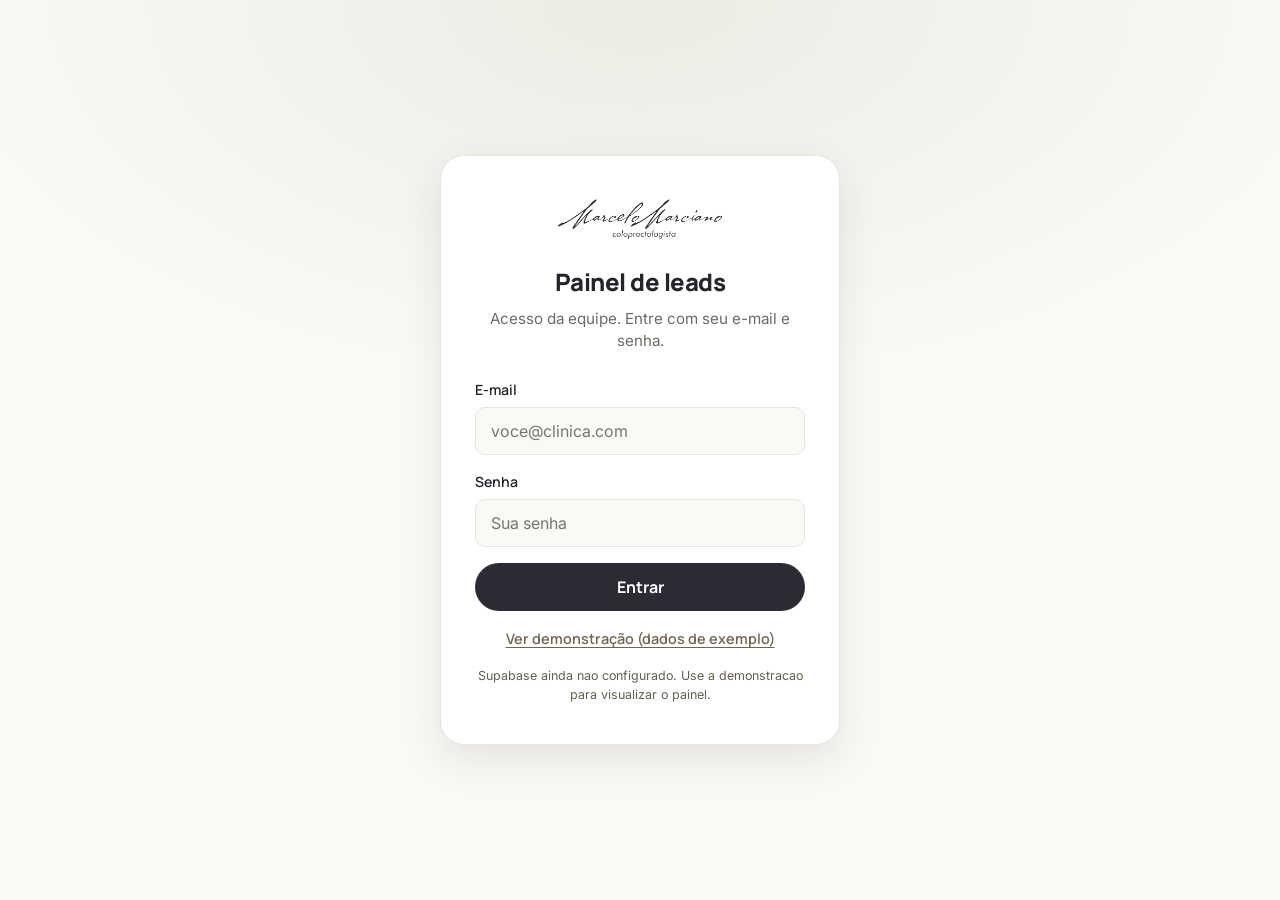
<file: painel/index.html>
<!DOCTYPE html>
<html lang="pt-BR">
<head>
  <meta charset="UTF-8" />
  <meta name="viewport" content="width=device-width, initial-scale=1.0" />
  <title>Painel de Leads · Dr. Marcelo Marciano</title>
  <meta name="robots" content="noindex, nofollow" />
  <meta name="theme-color" content="#2b2b33" />
  <link rel="icon" href="../assets/favicon-32.png" sizes="32x32" />

  <link rel="preconnect" href="https://fonts.googleapis.com" />
  <link rel="preconnect" href="https://fonts.gstatic.com" crossorigin />
  <link rel="stylesheet" href="https://fonts.googleapis.com/css2?family=Inter:wght@400;500;600&family=Manrope:wght@600;700;800&display=swap" media="print" onload="this.media='all'" />
  <noscript><link rel="stylesheet" href="https://fonts.googleapis.com/css2?family=Inter:wght@400;500;600&family=Manrope:wght@600;700;800&display=swap" /></noscript>

  <script src="../js/config.js"></script>
  <link rel="stylesheet" href="painel.css" />
</head>
<body>

<!-- ===================== LOGIN ===================== -->
<section class="login" id="loginView">
  <div class="login-card">
    <img src="../assets/logo-dark.webp" alt="Dr. Marcelo Marciano" class="login-logo" width="180" height="49" />
    <h1 class="login-title">Painel de leads</h1>
    <p class="login-sub">Acesso da equipe. Entre com seu e-mail e senha.</p>

    <form id="loginForm" novalidate>
      <div class="field">
        <label for="email">E-mail</label>
        <input type="email" id="email" autocomplete="username" placeholder="voce@clinica.com" required />
      </div>
      <div class="field">
        <label for="senha">Senha</label>
        <input type="password" id="senha" autocomplete="current-password" placeholder="Sua senha" required />
      </div>
      <p class="login-error" id="loginError" hidden></p>
      <button type="submit" class="btn btn--primary btn--block" id="loginBtn">Entrar</button>
    </form>

    <button type="button" class="login-demo" id="demoBtn">Ver demonstração (dados de exemplo)</button>
    <p class="login-note" id="loginNote"></p>
  </div>
</section>

<!-- ===================== APP ===================== -->
<div class="app" id="appView" hidden>
  <header class="topbar">
    <div class="topbar-left">
      <img src="../assets/logo-dark.webp" alt="Dr. Marcelo Marciano" class="topbar-logo" width="150" height="41" />
      <span class="topbar-title">Leads</span>
      <span class="demo-badge" id="demoBadge" hidden>Demonstração</span>
    </div>
    <div class="topbar-right">
      <span class="topbar-user" id="userEmail"></span>
      <button type="button" class="btn btn--ghost btn--sm" id="refreshBtn" title="Atualizar">Atualizar</button>
      <button type="button" class="btn btn--ghost btn--sm" id="logoutBtn">Sair</button>
    </div>
  </header>

  <main class="content">
    <!-- KPIs -->
    <div class="kpis" id="kpis">
      <div class="kpi"><span class="kpi-num" data-kpi="total">0</span><span class="kpi-label">Total</span></div>
      <div class="kpi kpi--novo"><span class="kpi-num" data-kpi="novo">0</span><span class="kpi-label">Novos</span></div>
      <div class="kpi kpi--atend"><span class="kpi-num" data-kpi="em_atendimento">0</span><span class="kpi-label">Em atendimento</span></div>
      <div class="kpi kpi--agendado"><span class="kpi-num" data-kpi="agendado">0</span><span class="kpi-label">Agendados</span></div>
      <div class="kpi kpi--perdido"><span class="kpi-num" data-kpi="perdido">0</span><span class="kpi-label">Perdidos</span></div>
    </div>

    <!-- Filtros -->
    <div class="filters">
      <input type="search" id="fSearch" class="f-input" placeholder="Buscar por nome ou telefone" />
      <select id="fCaso" class="f-select"><option value="">Todos os casos</option></select>
      <select id="fOrigem" class="f-select"><option value="">Todas as origens</option></select>
      <select id="fStatus" class="f-select">
        <option value="">Todos os status</option>
        <option value="novo">Novo</option>
        <option value="em_atendimento">Em atendimento</option>
        <option value="agendado">Agendado</option>
        <option value="perdido">Perdido</option>
      </select>
      <select id="fData" class="f-select">
        <option value="0">Qualquer data</option>
        <option value="1">Hoje</option>
        <option value="7">Últimos 7 dias</option>
        <option value="30">Últimos 30 dias</option>
      </select>
      <span class="f-count" id="fCount"></span>
    </div>

    <!-- Lista -->
    <div class="leads-wrap">
      <table class="leads" id="leadsTable">
        <thead>
          <tr>
            <th>Nome</th><th>Telefone</th><th>Caso</th><th>Origem</th><th>Data</th><th>Status</th><th></th>
          </tr>
        </thead>
        <tbody id="leadsBody"></tbody>
      </table>
      <div class="empty" id="emptyState" hidden>
        <p>Nenhum lead encontrado com esses filtros.</p>
      </div>
      <div class="loading" id="loadingState" hidden><span class="spinner"></span> Carregando leads...</div>
    </div>
  </main>
</div>

<script src="painel.js" defer></script>
</body>
</html>
</file>
<file: css/styles.css>
/* ============================================================
   Dr. Marcelo Marciano · Landing Page
   Paleta editorial: taupe + grafite + branco
   ============================================================ */

:root {
  /* Cores */
  --taupe-50:  #f5f4f0;
  --taupe-100: #ecebe4;
  --taupe-200: #ddd9cd;
  --taupe-300: #c7c2b1;
  --taupe-400: #b3ad99;
  --taupe-500: #a0a090;
  --taupe-600: #837f6e;
  --taupe-700: #635f51;

  --grafite:   #2b2b33;
  --grafite-900: #1d1d23;
  --ink:       #24242b;
  --muted:     #6c6a63;
  --muted-light: #b9b6ab;

  --bg:        #ffffff;
  --soft:      #faf9f6;
  --accent:    #8c8166;        /* bronze/taupe quente para detalhes graficos */
  --accent-text: #6f6650;      /* versao escura p/ texto pequeno (AA >= 4.5:1) */
  --placeholder: #8a877e;      /* placeholder de input (>= 3:1 sobre soft) */
  --wa:        #1fa855;        /* verde WhatsApp (acao) */
  --wa-dark:   #178a43;        /* verde WhatsApp hover */

  --line:      #e7e5dd;

  /* Tipografia */
  --font-head: "Manrope", system-ui, sans-serif;
  --font-body: "Inter", system-ui, sans-serif;

  /* Raio e sombras */
  --r-sm: 10px;
  --r-md: 16px;
  --r-lg: 24px;
  --r-pill: 999px;
  --shadow-sm: 0 2px 10px rgba(43,43,51,.06);
  --shadow-md: 0 14px 40px rgba(43,43,51,.10);
  --shadow-lg: 0 30px 70px rgba(43,43,51,.16);

  /* Layout */
  --maxw: 1140px;
  --gutter: clamp(20px, 5vw, 56px);

  --ease: cubic-bezier(.22,.61,.36,1);
}

/* ---------- Reset ---------- */
*, *::before, *::after { box-sizing: border-box; }
* { margin: 0; }
html { -webkit-text-size-adjust: 100%; scroll-behavior: smooth; }
body {
  font-family: var(--font-body);
  color: var(--ink);
  background: var(--bg);
  line-height: 1.6;
  font-size: clamp(16px, 1.05vw, 17px);
  -webkit-font-smoothing: antialiased;
  text-rendering: optimizeLegibility;
  overflow-x: hidden;
}
img, picture, svg { display: block; max-width: 100%; }
img { height: auto; }
[hidden] { display: none !important; }
a { color: inherit; text-decoration: none; }
button { font: inherit; cursor: pointer; border: none; background: none; color: inherit; }
ul, ol { list-style: none; padding: 0; }
:focus-visible { outline: 3px solid var(--accent); outline-offset: 3px; border-radius: 4px; }

/* ---------- Layout ---------- */
.container { width: 100%; max-width: var(--maxw); margin-inline: auto; padding-inline: var(--gutter); }
.narrow { max-width: 820px; }
.center { text-align: center; }

.section { padding: clamp(64px, 9vw, 130px) 0; }
.section--soft { background: var(--soft); }
.section--dark { background: var(--grafite); color: #fff; }

/* ---------- Tipografia base ---------- */
.eyebrow {
  font-family: var(--font-head);
  font-weight: 700;
  font-size: .8rem;
  letter-spacing: .14em;
  text-transform: uppercase;
  color: var(--accent-text);
  margin-bottom: 18px;
}
.eyebrow--center { text-align: center; }
.eyebrow--light { color: var(--taupe-300); }

.section-title {
  font-family: var(--font-head);
  font-weight: 800;
  line-height: 1.12;
  letter-spacing: -.02em;
  font-size: clamp(1.7rem, 3.6vw, 2.7rem);
  color: var(--ink);
}
.section-title--center { text-align: center; }
.section-title--light { color: #fff; }

.section-head { margin-bottom: clamp(40px, 5vw, 64px); }
.section-intro {
  text-align: center;
  max-width: 680px;
  margin: 22px auto 0;
  color: var(--muted);
  font-size: 1.075rem;
}
.section-intro--light { color: var(--taupe-200); }

.prose p { color: var(--muted); font-size: 1.085rem; }
.prose p + p { margin-top: 1.1em; }

/* ============================================================
   BOTOES
   ============================================================ */
.btn {
  display: inline-flex; align-items: center; justify-content: center; gap: 10px;
  font-family: var(--font-head);
  font-weight: 700;
  letter-spacing: .005em;
  border-radius: var(--r-pill);
  background: var(--grafite);
  color: #fff;
  padding: 15px 28px;
  transition: transform .25s var(--ease), box-shadow .25s var(--ease), background .25s var(--ease);
  box-shadow: 0 10px 24px rgba(43,43,51,.18);
}
.btn:hover { transform: translateY(-2px); box-shadow: 0 16px 34px rgba(43,43,51,.26); background: #34343d; }
.btn:active { transform: translateY(0); }
.btn--sm { padding: 11px 20px; font-size: .92rem; }
.btn--lg { padding: 17px 34px; font-size: 1.05rem; }
.btn--xl { padding: 20px 44px; font-size: 1.15rem; }
.btn--block { width: 100%; }
.btn--light { background: #fff; color: var(--grafite); box-shadow: 0 12px 30px rgba(0,0,0,.25); }
.btn--light:hover { background: var(--taupe-50); }

.btn-ico { width: 1.25em; height: 1.25em; flex: none; }
/* CTA verde (WhatsApp): usado SO no botao dentro do modal */
.btn--wa { background: var(--wa); box-shadow: 0 10px 26px rgba(31,168,85,.32); }
.btn--wa:hover { background: var(--wa-dark); box-shadow: 0 16px 34px rgba(31,168,85,.4); }

.link-arrow {
  font-family: var(--font-head);
  font-weight: 600;
  color: var(--ink);
  border-bottom: 1.5px solid var(--taupe-300);
  padding-bottom: 3px;
  transition: color .2s, border-color .2s, gap .2s;
  display: inline-flex; align-items: center; gap: 8px;
}
.link-arrow::after { content: "\2192"; transition: transform .2s var(--ease); }
.link-arrow:hover { color: var(--accent); border-color: var(--accent); }
.link-arrow:hover::after { transform: translateX(4px); }

/* ============================================================
   HEADER
   ============================================================ */
.site-header {
  position: fixed; inset: 0 0 auto 0; z-index: 50;
  padding: 16px 0;
  transition: background .3s var(--ease), box-shadow .3s var(--ease), padding .3s var(--ease);
}
.header-inner { display: flex; align-items: center; justify-content: space-between; }
.brand-group { display: flex; align-items: center; gap: 14px; }
.brand { display: inline-flex; align-items: center; }
.brand-divider { width: 1px; height: 40px; background: var(--taupe-300); opacity: .7; }
.brand-vittessence { height: 56px; width: auto; transition: height .3s var(--ease); }
.site-header.scrolled .brand-vittessence { height: 48px; }
.brand-logo { height: 50px; width: auto; transition: opacity .3s, height .3s var(--ease); }
.brand-logo--light { display: none; }
.site-header.scrolled {
  background: rgba(255,255,255,.92);
  backdrop-filter: blur(10px);
  box-shadow: 0 1px 0 var(--line), 0 8px 30px rgba(43,43,51,.07);
  padding: 10px 0;
}
.site-header.scrolled .brand-logo { height: 42px; }

/* ============================================================
   HERO
   ============================================================ */
.hero {
  position: relative;
  padding: clamp(120px, 16vw, 180px) 0 clamp(60px, 8vw, 110px);
  background:
    radial-gradient(120% 90% at 88% 0%, var(--taupe-100) 0%, rgba(236,235,228,0) 55%),
    linear-gradient(180deg, var(--soft) 0%, #fff 70%);
  overflow: hidden;
}
.hero-grid {
  display: grid;
  grid-template-columns: 1.22fr .88fr;
  gap: clamp(28px, 4vw, 60px);
  align-items: center;
}
.nowrap { white-space: nowrap; }
.hero-title {
  font-family: var(--font-head);
  font-weight: 800;
  font-size: clamp(2rem, 4.4vw, 3.05rem);
  line-height: 1.08;
  letter-spacing: -.025em;
  color: var(--ink);
  margin-bottom: 22px;
  text-wrap: balance;
}
.hero-sub { font-size: clamp(1.05rem, 1.5vw, 1.22rem); color: var(--muted); max-width: 560px; }
.hero-trust {
  margin-top: 22px;
  font-family: var(--font-head);
  font-weight: 600;
  font-size: .9rem;
  color: var(--taupe-700);
  letter-spacing: .01em;
}
.hero-check { display: flex; flex-wrap: wrap; gap: 11px 22px; margin-top: 24px; }
.hero-check li {
  position: relative; padding-left: 30px;
  font-family: var(--font-head); font-weight: 600; font-size: 1rem; color: var(--ink);
}
.hero-check li::before {
  content: ""; position: absolute; left: 0; top: 1px;
  width: 21px; height: 21px; border-radius: 50%;
  border: 1.5px solid var(--taupe-300);
  background: url("data:image/svg+xml,%3Csvg xmlns='http://www.w3.org/2000/svg' viewBox='0 0 24 24' fill='none' stroke='%236f6650' stroke-width='3' stroke-linecap='round' stroke-linejoin='round'%3E%3Cpath d='M20 6 9 17l-5-5'/%3E%3C/svg%3E") center / 11px no-repeat;
}
.hero-actions { display: flex; align-items: center; gap: clamp(18px, 3vw, 30px); flex-wrap: wrap; margin-top: 30px; }

.hero-media { position: relative; }
.hero-photo-wrap {
  position: relative;
  border-radius: var(--r-lg);
  overflow: hidden;
  box-shadow: var(--shadow-lg);
  background: var(--grafite);
  max-width: 440px;
  margin-inline: auto;
}
.hero-photo-wrap::before {
  content: "";
  position: absolute; inset: 0;
  background: linear-gradient(180deg, rgba(43,43,51,0) 55%, rgba(43,43,51,.25) 100%);
  z-index: 1;
}
.hero-photo { width: 100%; height: auto; }
.hero-media::after {
  content: "";
  position: absolute; z-index: -1;
  width: 70%; aspect-ratio: 1; right: -6%; top: -8%;
  background: var(--taupe-200);
  border-radius: 50%;
  filter: blur(4px);
  opacity: .55;
}

/* ============================================================
   DOBRA 2 · CALLOUT
   ============================================================ */
#reconhecimento .prose { margin-top: 26px; }
.callout {
  position: relative;
  margin-top: 40px;
  padding: 30px 32px 30px 38px;
  background: #fff;
  border: 1px solid var(--line);
  border-radius: var(--r-md);
  box-shadow: var(--shadow-sm);
}
.callout-mark { position: absolute; left: 0; top: 18px; bottom: 18px; width: 4px; border-radius: 4px; background: var(--accent); }
.callout p { font-family: var(--font-head); font-weight: 600; font-size: 1.12rem; line-height: 1.5; color: var(--ink); }

/* ============================================================
   DOBRA 3 · CARDS
   ============================================================ */
.cards-grid {
  display: grid;
  grid-template-columns: repeat(3, 1fr);
  gap: clamp(16px, 2vw, 24px);
}
.cards-group-title {
  font-family: var(--font-head); font-weight: 700; font-size: .82rem;
  letter-spacing: .12em; text-transform: uppercase; color: var(--accent-text);
  margin: 0 0 18px; padding-left: 2px;
}
.cards-grid + .cards-group-title { margin-top: clamp(40px, 5vw, 60px); }
.card {
  background: #fff;
  border: 1px solid var(--line);
  border-radius: var(--r-md);
  padding: 32px 28px;
  transition: transform .3s var(--ease), box-shadow .3s var(--ease), border-color .3s;
}
.card:hover { transform: translateY(-6px); box-shadow: var(--shadow-md); border-color: var(--taupe-200); }
.card-icon {
  display: inline-flex; align-items: center; justify-content: center;
  width: 54px; height: 54px;
  border-radius: 14px;
  background: var(--taupe-50);
  color: var(--accent);
  margin-bottom: 20px;
}
.card-icon svg { width: 26px; height: 26px; }
.card-title { font-family: var(--font-head); font-weight: 700; font-size: 1.18rem; margin-bottom: 8px; letter-spacing: -.01em; }
.card-text { color: var(--muted); font-size: .98rem; }

.section-foot { text-align: center; margin-top: clamp(40px, 5vw, 60px); }
.section-foot p { color: var(--muted); max-width: 620px; margin: 0 auto 26px; font-size: 1.06rem; }
.section--dark .section-foot p { color: var(--taupe-200); }
.section-foot-note { font-family: var(--font-head); font-weight: 600; color: #fff !important; font-size: 1.15rem !important; }

/* ============================================================
   DOBRA 4 · TIMELINE (escura)
   ============================================================ */
.timeline { max-width: 760px; margin: 0 auto; position: relative; }
.timeline::before {
  content: ""; position: absolute; left: 26px; top: 14px; bottom: 14px;
  width: 2px; background: linear-gradient(180deg, var(--taupe-600), rgba(131,127,110,.15));
}
.timeline-item { position: relative; display: flex; gap: 26px; padding: 16px 0; }
.timeline-num {
  flex: none;
  position: relative; z-index: 1;
  width: 54px; height: 54px; border-radius: 50%;
  display: grid; place-items: center;
  font-family: var(--font-head); font-weight: 800; font-size: 1.25rem;
  background: #fff; color: var(--grafite);
  box-shadow: 0 6px 20px rgba(0,0,0,.3);
}
.timeline-title { font-family: var(--font-head); font-weight: 700; font-size: 1.2rem; color: #fff; margin-bottom: 4px; padding-top: 10px; }
.timeline-body p { color: var(--taupe-200); }

/* ============================================================
   DOBRA 5 · MEDICO
   ============================================================ */
.doctor-grid {
  display: grid;
  grid-template-columns: .85fr 1.15fr;
  gap: clamp(36px, 5vw, 72px);
  align-items: center;
}
.doctor-photo-wrap {
  border-radius: var(--r-lg);
  overflow: hidden;
  box-shadow: var(--shadow-lg);
  max-width: 400px;
}
.doctor-name { font-family: var(--font-head); font-weight: 800; font-size: clamp(1.7rem, 3vw, 2.3rem); letter-spacing: -.02em; }
.doctor-role { font-family: var(--font-head); font-weight: 600; color: var(--accent-text); margin: 6px 0 18px; }
.doctor-bio { color: var(--muted); font-size: 1.08rem; max-width: 540px; }

.cred-list { margin: 26px 0 4px; display: grid; gap: 12px; }
.cred-list li {
  position: relative; padding-left: 30px; color: var(--ink); font-size: .99rem;
}
.cred-list li::before {
  content: ""; position: absolute; left: 0; top: .55em;
  width: 9px; height: 9px; border-radius: 3px;
  background: var(--accent); transform: rotate(45deg);
}

.stats { display: flex; flex-wrap: wrap; gap: clamp(24px, 4vw, 52px); margin-top: 36px; padding-top: 32px; border-top: 1px solid var(--line); }
.stat { display: flex; flex-direction: column; }
.stat-num { font-family: var(--font-head); font-weight: 800; font-size: clamp(2.2rem, 4vw, 3rem); line-height: 1; color: var(--grafite); letter-spacing: -.03em; }
.stat-num--word { color: var(--accent); }
.stat-label { font-size: .92rem; color: var(--muted); margin-top: 8px; max-width: 160px; }

/* ============================================================
   DOBRA 6 · FAQ
   ============================================================ */
.faq { display: grid; gap: 14px; }
.faq-item {
  background: var(--soft);
  border: 1px solid var(--line);
  border-radius: var(--r-md);
  overflow: hidden;
  transition: box-shadow .25s, border-color .25s;
}
.faq-item[open] { box-shadow: var(--shadow-sm); border-color: var(--taupe-200); background: #fff; }
.faq-item summary {
  list-style: none; cursor: pointer;
  padding: 22px 56px 22px 26px;
  position: relative;
  font-family: var(--font-head); font-weight: 700; font-size: 1.08rem; color: var(--ink);
}
.faq-item summary::-webkit-details-marker { display: none; }
.faq-item summary::after {
  content: "+"; position: absolute; right: 24px; top: 50%; transform: translateY(-50%);
  font-weight: 600; font-size: 1.5rem; color: var(--accent); transition: transform .25s var(--ease);
}
.faq-item[open] summary::after { transform: translateY(-50%) rotate(45deg); }
.faq-body { padding: 0 26px 24px; }
.faq-body p { color: var(--muted); }

/* ============================================================
   DOBRA 7 · CTA FINAL
   ============================================================ */
.section--cta {
  background:
    radial-gradient(80% 120% at 50% 0%, var(--taupe-100) 0%, rgba(245,244,240,0) 60%),
    var(--soft);
}
.cta-title { font-family: var(--font-head); font-weight: 800; font-size: clamp(1.9rem, 4vw, 3rem); letter-spacing: -.025em; line-height: 1.1; text-wrap: balance; }
.cta-sub { color: var(--muted); font-size: 1.12rem; max-width: 640px; margin: 22px auto 36px; }
.cta-reinforce { margin-top: 20px; font-family: var(--font-head); font-weight: 600; color: var(--taupe-700); font-size: .95rem; }

/* ============================================================
   RODAPE
   ============================================================ */
.site-footer { background: var(--grafite-900); color: var(--taupe-200); padding: clamp(56px, 7vw, 80px) 0 36px; }
.footer-grid { display: grid; grid-template-columns: 1.3fr 1fr 1fr; gap: 40px; padding-bottom: 40px; border-bottom: 1px solid rgba(255,255,255,.1); align-items: start; }
.footer-clinic-logo { height: 58px; width: auto; margin-bottom: 16px; }
.footer-role { font-family: var(--font-head); font-weight: 600; color: #fff; }
.footer-reg { font-size: .9rem; color: var(--muted-light); margin-top: 4px; }
.footer-label { font-family: var(--font-head); font-weight: 700; color: #fff; margin-bottom: 12px; letter-spacing: .02em; }
.footer-col p { font-size: .96rem; line-height: 1.7; }
.footer-link { color: var(--taupe-200); border-bottom: 1px solid transparent; transition: color .2s, border-color .2s; }
.footer-link:hover { color: #fff; border-color: var(--accent); }
.footer-legal { font-size: .8rem; color: var(--muted-light); margin-top: 28px; max-width: 760px; line-height: 1.6; }
.footer-copy { font-size: .8rem; color: var(--muted-light); margin-top: 14px; }

/* ============================================================
   FAB (botao flutuante)
   ============================================================ */
.fab {
  position: fixed; z-index: 45; right: 20px; bottom: 20px;
  display: inline-flex; align-items: center; gap: 10px;
  background: var(--grafite); color: #fff;
  padding: 14px 22px; border-radius: var(--r-pill);
  font-family: var(--font-head); font-weight: 700; font-size: 1rem;
  box-shadow: var(--shadow-lg);
  transform: translateY(140%);
  transition: transform .4s var(--ease), background .25s;
}
.fab.show { transform: translateY(0); }
.fab:hover { background: #34343d; }
.fab svg { width: 22px; height: 22px; }

/* ============================================================
   MODAL · FORM
   ============================================================ */
.modal { position: fixed; inset: 0; z-index: 100; display: none; }
.modal.visible { display: block; }
.modal-overlay { position: absolute; inset: 0; background: rgba(29,29,35,.55); backdrop-filter: blur(4px); opacity: 0; transition: opacity .3s; }
.modal.open .modal-overlay { opacity: 1; }
.modal-card {
  position: relative;
  max-width: 480px; width: calc(100% - 32px);
  margin: clamp(40px, 8vh, 90px) auto 40px;
  background: #fff; border-radius: var(--r-lg);
  box-shadow: var(--shadow-lg);
  padding: clamp(28px, 4vw, 40px) clamp(28px, 4vw, 40px) 0;
  transform: translateY(20px) scale(.98); opacity: 0;
  transition: transform .35s var(--ease), opacity .35s var(--ease);
  max-height: calc(100vh - 60px); overflow-y: auto;
}
.modal.open .modal-card { transform: translateY(0) scale(1); opacity: 1; }
.modal-close {
  position: absolute; top: 16px; right: 16px;
  width: 38px; height: 38px; border-radius: 50%;
  display: grid; place-items: center; color: var(--muted);
  background: var(--taupe-50); transition: background .2s, color .2s;
}
.modal-close:hover { background: var(--taupe-100); color: var(--ink); }
.modal-close svg { width: 18px; height: 18px; }
.modal-title { font-family: var(--font-head); font-weight: 800; font-size: 1.55rem; letter-spacing: -.02em; }
.modal-sub { color: var(--muted); margin: 8px 0 24px; }

.field { margin-bottom: 18px; }
.field label, .field-label { display: block; font-family: var(--font-head); font-weight: 600; font-size: .92rem; margin-bottom: 8px; color: var(--ink); }
.field input {
  width: 100%; padding: 14px 16px;
  border: 1.5px solid var(--line); border-radius: var(--r-sm);
  font-family: var(--font-body); font-size: 1rem; color: var(--ink);
  background: var(--soft);
  transition: border-color .2s, background .2s, box-shadow .2s;
}
.field input::placeholder { color: var(--placeholder); }
.field input:focus { border-color: var(--accent); background: #fff; box-shadow: 0 0 0 4px rgba(140,129,102,.18); }
.field input:focus:not(:focus-visible) { outline: none; }
.field input:focus-visible { outline: 3px solid var(--accent-text); outline-offset: 2px; }
.field input.invalid { border-color: #c0563f; background: #fdf6f4; }
.field-error { display: none; color: #c0563f; font-size: .84rem; margin-top: 6px; }
.field-error.show { display: block; }

.chips { display: flex; flex-wrap: wrap; gap: 9px; }
.chip {
  padding: 10px 16px; border-radius: var(--r-pill);
  border: 1.5px solid var(--line); background: var(--soft);
  font-family: var(--font-head); font-weight: 600; font-size: .9rem; color: var(--muted);
  transition: all .2s var(--ease);
}
.chip:hover { border-color: var(--taupe-300); color: var(--ink); }
.chip.active { background: var(--grafite); border-color: var(--grafite); color: #fff; }

/* rodape fixo do formulario: o botao do WhatsApp fica sempre visivel */
.form-actions {
  position: sticky;
  bottom: 0;
  background: #fff;
  padding: 14px 0 clamp(22px, 3vw, 30px);
  margin-top: 6px;
  border-top: 1px solid var(--line);
  z-index: 2;
}
.modal-success { padding-bottom: clamp(28px, 4vw, 40px); }
.form-micro { text-align: center; font-size: .82rem; color: var(--muted); margin: 10px 0 0; }

.modal-success { text-align: center; }
.success-icon {
  width: 64px; height: 64px; border-radius: 50%; margin: 4px auto 18px;
  display: grid; place-items: center; color: #fff; background: var(--accent);
}
.success-icon svg { width: 30px; height: 30px; }

/* ============================================================
   REVEAL (scroll)
   ============================================================ */
.reveal { opacity: 0; transform: translateY(26px); transition: opacity .7s var(--ease), transform .7s var(--ease); }
.reveal.in { opacity: 1; transform: none; }

/* ============================================================
   TOQUES PREMIUM
   ============================================================ */
@keyframes floaty { 0%, 100% { transform: translateY(0); } 50% { transform: translateY(-14px); } }
.hero-media::after { animation: floaty 8s ease-in-out infinite; }

.hero-photo, .doctor-photo { transition: transform .9s var(--ease); }
.hero-photo-wrap:hover .hero-photo,
.doctor-photo-wrap:hover .doctor-photo { transform: scale(1.045); }

.card-icon { transition: background .3s var(--ease), color .3s var(--ease), transform .3s var(--ease); }
.card:hover .card-icon { background: var(--taupe-100); color: var(--accent-text); transform: translateY(-3px); }

/* ============================================================
   RESPONSIVO
   ============================================================ */
@media (max-width: 900px) {
  .cards-grid { grid-template-columns: repeat(2, 1fr); }
  .doctor-grid { grid-template-columns: 1fr; }
  .doctor-photo-wrap { max-width: 340px; margin-inline: auto; }
}

@media (max-width: 760px) {
  .hero-grid { grid-template-columns: 1fr; text-align: center; }
  /* mobile: texto primeiro, foto ao descer (pedido do Nathan) */
  .hero-copy { order: 1; }
  .hero-media { order: 2; }
  .hero-photo-wrap { max-width: 300px; }
  .hero-sub { margin-inline: auto; }
  .hero-check { justify-content: center; }
  .hero-actions { justify-content: center; }
  .hero-title { font-size: clamp(1.6rem, 6.8vw, 2.05rem); }
  .hero-media::after { display: none; }
  .header-inner .btn--sm { padding: 9px 16px; font-size: .85rem; }
  /* header mobile: logo da Vittessence */
  .brand-vittessence { height: 46px; }
  .site-header.scrolled .brand-vittessence { height: 40px; }
  .footer-grid { grid-template-columns: 1fr; gap: 30px; }
  .fab span { display: none; }
  .fab { padding: 16px; }
  .fab svg { width: 26px; height: 26px; }
  /* reserva espaco para o FAB nao cobrir o CTA final nem o rodape */
  .section--cta { padding-bottom: 120px; }
  .site-footer { padding-bottom: 96px; }
  /* modal usa mais tela no celular para o botao caber */
  .modal-card { margin: 14px auto; max-height: calc(100dvh - 28px); padding: 22px 22px 0; }
  .modal-title { font-size: 1.4rem; }
  .field { margin-bottom: 14px; }
}

@media (max-width: 480px) {
  .cards-grid { grid-template-columns: 1fr; }
  .timeline::before { left: 22px; }
  .timeline-num { width: 46px; height: 46px; font-size: 1.1rem; }
  .timeline-item { gap: 18px; }
}

/* ---------- Reduzir movimento ---------- */
@media (prefers-reduced-motion: reduce) {
  html { scroll-behavior: auto; }
  .reveal { opacity: 1; transform: none; transition: none; }
  *, *::before, *::after { animation-duration: .001ms !important; transition-duration: .001ms !important; }
}
</file>
<file: painel/painel.css>
/* ============================================================
   Painel de Leads · Dr. Marcelo Marciano
   ============================================================ */
:root{
  --taupe-50:#f5f4f0; --taupe-100:#ecebe4; --taupe-200:#ddd9cd; --taupe-300:#c7c2b1;
  --taupe-500:#a0a090; --taupe-700:#635f51;
  --grafite:#2b2b33; --grafite-900:#1d1d23; --ink:#24242b; --muted:#6c6a63;
  --bg:#ffffff; --soft:#faf9f6; --line:#e7e5dd; --accent:#8c8166; --accent-text:#6f6650;
  --wa:#1fa855; --wa-dark:#178a43;
  --blue:#2f6f9f; --amber:#b07d28; --green:#1f8a4c; --red:#b14a3a;
  --font-head:"Manrope",system-ui,sans-serif; --font-body:"Inter",system-ui,sans-serif;
  --r-sm:10px; --r-md:16px; --r-pill:999px;
  --shadow-sm:0 2px 10px rgba(43,43,51,.06); --shadow-md:0 14px 40px rgba(43,43,51,.10);
}
*,*::before,*::after{box-sizing:border-box;} *{margin:0;}
body{font-family:var(--font-body);color:var(--ink);background:var(--soft);line-height:1.5;-webkit-font-smoothing:antialiased;}
img{display:block;max-width:100%;height:auto;}
[hidden]{display:none!important;}
button{font:inherit;cursor:pointer;border:none;background:none;color:inherit;}
:focus-visible{outline:3px solid var(--accent);outline-offset:2px;border-radius:6px;}

/* ---------- Botoes ---------- */
.btn{display:inline-flex;align-items:center;justify-content:center;gap:8px;font-family:var(--font-head);font-weight:700;border-radius:var(--r-pill);background:var(--grafite);color:#fff;padding:12px 22px;transition:transform .2s,box-shadow .2s,background .2s;}
.btn:hover{transform:translateY(-1px);background:#34343d;}
.btn--block{width:100%;}
.btn--sm{padding:8px 14px;font-size:.86rem;}
.btn--primary{background:var(--grafite);}
.btn--ghost{background:transparent;color:var(--muted);border:1.5px solid var(--line);}
.btn--ghost:hover{background:var(--taupe-50);color:var(--ink);transform:none;}
.btn--wa{background:var(--wa);} .btn--wa:hover{background:var(--wa-dark);}
.btn-ico{width:1.1em;height:1.1em;flex:none;}

/* ============================================================
   LOGIN
   ============================================================ */
.login{min-height:100vh;display:grid;place-items:center;padding:24px;
  background:radial-gradient(90% 70% at 50% 0%,var(--taupe-100) 0%,rgba(245,244,240,0) 60%),var(--soft);}
.login-card{width:100%;max-width:400px;background:#fff;border:1px solid var(--line);border-radius:24px;
  box-shadow:var(--shadow-md);padding:40px 34px;text-align:center;}
.login-logo{height:46px;width:auto;margin:0 auto 22px;}
.login-title{font-family:var(--font-head);font-weight:800;font-size:1.5rem;letter-spacing:-.02em;}
.login-sub{color:var(--muted);font-size:.95rem;margin:8px 0 26px;}
.login form{text-align:left;}
.login-error{background:#fdf1ee;color:var(--red);border:1px solid #f0d3cc;border-radius:var(--r-sm);
  padding:10px 12px;font-size:.86rem;margin-bottom:14px;}
.login-demo{display:block;width:100%;margin-top:16px;color:var(--accent-text);font-family:var(--font-head);
  font-weight:600;font-size:.9rem;text-decoration:underline;text-underline-offset:3px;}
.login-demo:hover{color:var(--grafite);}
.login-note{font-size:.78rem;color:var(--taupe-700);margin-top:16px;}

/* ---------- Campos ---------- */
.field{margin-bottom:16px;}
.field label{display:block;font-family:var(--font-head);font-weight:600;font-size:.88rem;margin-bottom:7px;}
.field input{width:100%;padding:13px 15px;border:1.5px solid var(--line);border-radius:var(--r-sm);
  font-family:var(--font-body);font-size:1rem;background:var(--soft);transition:border-color .2s,box-shadow .2s,background .2s;}
.field input:focus{outline:none;border-color:var(--accent);background:#fff;box-shadow:0 0 0 4px rgba(140,129,102,.16);}

/* ============================================================
   APP
   ============================================================ */
.topbar{position:sticky;top:0;z-index:20;display:flex;align-items:center;justify-content:space-between;gap:16px;
  background:rgba(255,255,255,.92);backdrop-filter:blur(8px);border-bottom:1px solid var(--line);
  padding:12px clamp(16px,4vw,32px);}
.topbar-left{display:flex;align-items:center;gap:14px;}
.topbar-logo{height:34px;width:auto;}
.topbar-title{font-family:var(--font-head);font-weight:700;font-size:1.05rem;}
.demo-badge{font-family:var(--font-head);font-weight:700;font-size:.7rem;letter-spacing:.06em;text-transform:uppercase;
  color:var(--accent-text);background:var(--taupe-100);border-radius:var(--r-pill);padding:4px 10px;}
.topbar-right{display:flex;align-items:center;gap:10px;}
.topbar-user{color:var(--muted);font-size:.85rem;max-width:180px;overflow:hidden;text-overflow:ellipsis;white-space:nowrap;}

.content{max-width:1180px;margin-inline:auto;padding:clamp(18px,3vw,30px) clamp(16px,4vw,32px) 60px;}

/* ---------- KPIs ---------- */
.kpis{display:grid;grid-template-columns:repeat(5,1fr);gap:14px;margin-bottom:24px;}
.kpi{background:#fff;border:1px solid var(--line);border-radius:var(--r-md);padding:18px 20px;box-shadow:var(--shadow-sm);}
.kpi-num{display:block;font-family:var(--font-head);font-weight:800;font-size:1.9rem;line-height:1;letter-spacing:-.02em;color:var(--grafite);}
.kpi-label{display:block;font-size:.82rem;color:var(--muted);margin-top:6px;}
.kpi--novo{border-top:3px solid var(--blue);}
.kpi--atend{border-top:3px solid var(--amber);}
.kpi--agendado{border-top:3px solid var(--green);}
.kpi--perdido{border-top:3px solid var(--taupe-300);}

/* ---------- Filtros ---------- */
.filters{display:flex;flex-wrap:wrap;gap:10px;align-items:center;margin-bottom:18px;}
.f-input,.f-select{font-family:var(--font-body);font-size:.92rem;color:var(--ink);background:#fff;
  border:1.5px solid var(--line);border-radius:var(--r-sm);padding:10px 13px;transition:border-color .2s,box-shadow .2s;}
.f-input{flex:1;min-width:200px;}
.f-input:focus,.f-select:focus{outline:none;border-color:var(--accent);box-shadow:0 0 0 3px rgba(140,129,102,.14);}
.f-count{margin-left:auto;color:var(--muted);font-size:.85rem;font-family:var(--font-head);font-weight:600;}

/* ---------- Tabela ---------- */
.leads-wrap{background:#fff;border:1px solid var(--line);border-radius:var(--r-md);overflow:hidden;box-shadow:var(--shadow-sm);}
.leads{width:100%;border-collapse:collapse;}
.leads thead th{text-align:left;font-family:var(--font-head);font-weight:700;font-size:.76rem;letter-spacing:.05em;
  text-transform:uppercase;color:var(--muted);padding:14px 16px;border-bottom:1px solid var(--line);background:var(--soft);}
.leads tbody td{padding:14px 16px;border-bottom:1px solid var(--line);font-size:.92rem;vertical-align:middle;}
.leads tbody tr:last-child td{border-bottom:none;}
.leads tbody tr:hover{background:var(--taupe-50);}
.lead-nome{font-family:var(--font-head);font-weight:700;color:var(--ink);}
.lead-tel{color:var(--muted);font-variant-numeric:tabular-nums;}
.lead-origem{color:var(--muted);font-size:.85rem;}
.lead-data{color:var(--muted);font-size:.85rem;white-space:nowrap;}

.caso-tag{display:inline-block;background:var(--taupe-100);color:var(--accent-text);font-family:var(--font-head);
  font-weight:600;font-size:.78rem;padding:4px 10px;border-radius:var(--r-pill);white-space:nowrap;}

.status-sel{font-family:var(--font-head);font-weight:700;font-size:.8rem;border:1.5px solid var(--line);
  border-radius:var(--r-pill);padding:6px 12px;background:#fff;cursor:pointer;}
.status-sel[data-status="novo"]{color:var(--blue);border-color:#bcd6e8;background:#f0f6fb;}
.status-sel[data-status="em_atendimento"]{color:var(--amber);border-color:#e8d7b0;background:#fbf6ec;}
.status-sel[data-status="agendado"]{color:var(--green);border-color:#bce0c8;background:#eef8f1;}
.status-sel[data-status="perdido"]{color:var(--taupe-700);border-color:var(--taupe-200);background:var(--taupe-50);}

.wa-btn{display:inline-flex;align-items:center;gap:7px;background:var(--wa);color:#fff;font-family:var(--font-head);
  font-weight:700;font-size:.82rem;padding:8px 14px;border-radius:var(--r-pill);white-space:nowrap;transition:background .2s,transform .2s;}
.wa-btn:hover{background:var(--wa-dark);transform:translateY(-1px);}
.wa-btn svg{width:16px;height:16px;}

.empty,.loading{padding:48px 24px;text-align:center;color:var(--muted);}
.spinner{display:inline-block;width:16px;height:16px;border:2px solid var(--taupe-200);border-top-color:var(--accent);
  border-radius:50%;animation:spin .8s linear infinite;vertical-align:-3px;margin-right:6px;}
@keyframes spin{to{transform:rotate(360deg);}}

/* ---------- Cartoes (mobile) ---------- */
.lead-card{display:none;}

@media (max-width:820px){
  .kpis{grid-template-columns:repeat(3,1fr);}
  .kpi--agendado{grid-column:span 1;}
}
@media (max-width:640px){
  .kpis{grid-template-columns:repeat(2,1fr);}
  .f-count{margin-left:0;width:100%;}
  .topbar-user{display:none;}
  .demo-badge{display:none;}
  .topbar{gap:8px;padding:10px 16px;}
  .topbar-left{gap:9px;min-width:0;}
  .topbar-logo{height:28px;}
  .topbar-title{font-size:.95rem;}
  .topbar-right{gap:7px;flex:none;}
  .btn--sm{padding:7px 11px;font-size:.8rem;}
  /* tabela vira cartoes */
  .leads thead{display:none;}
  .leads,.leads tbody,.leads tr,.leads td{display:block;width:100%;}
  .leads tbody tr{border:1px solid var(--line);border-radius:var(--r-md);margin-bottom:12px;padding:6px 4px;}
  .leads tbody tr:hover{background:#fff;}
  .leads tbody td{border:none;padding:7px 16px;display:flex;justify-content:space-between;gap:14px;align-items:center;}
  .leads tbody td::before{content:attr(data-th);font-family:var(--font-head);font-weight:700;font-size:.72rem;
    text-transform:uppercase;letter-spacing:.04em;color:var(--muted);}
  .leads-wrap{background:transparent;border:none;box-shadow:none;overflow:visible;}
}
@media (prefers-reduced-motion:reduce){*{animation-duration:.001ms!important;transition-duration:.001ms!important;}}
</file>
